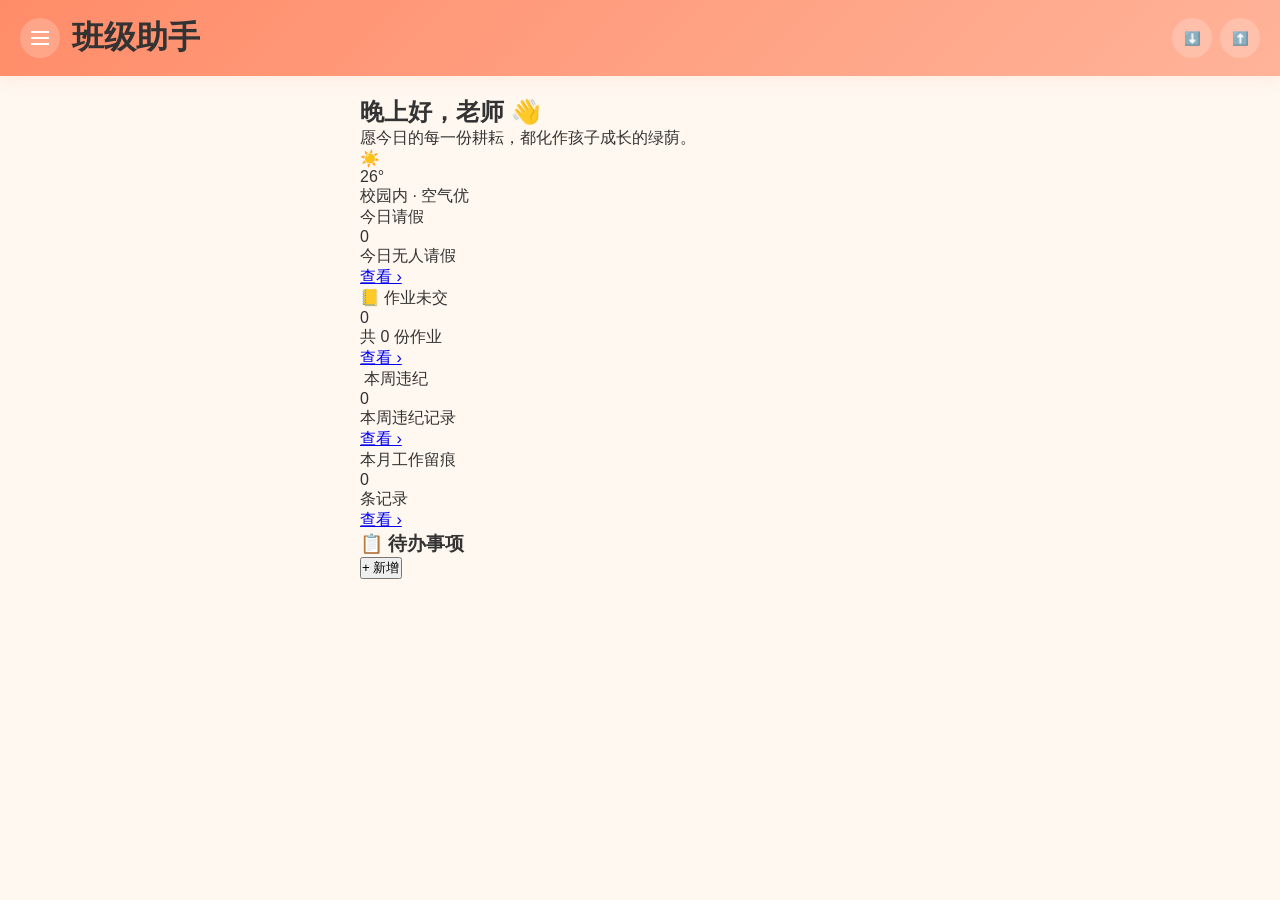
<file: index.html>
<!DOCTYPE html>
<html lang="zh-CN">
<head>
  <meta charset="UTF-8">
  <meta name="viewport" content="width=device-width, initial-scale=1.0, maximum-scale=1.0, user-scalable=no">
  <title>班级助手</title>
  <link rel="stylesheet" href="css/style.css">
</head>
<body>
  <div class="app">
    <!-- 顶部导航栏 -->
    <header class="app-header">
      <div class="header-content">
        <div class="header-left">
          <button class="menu-btn" onclick="toggleSidebar()">
            <svg width="24" height="24" viewBox="0 0 24 24" fill="none" stroke="currentColor" stroke-width="2">
              <line x1="3" y1="12" x2="21" y2="12"></line>
              <line x1="3" y1="6" x2="21" y2="6"></line>
              <line x1="3" y1="18" x2="21" y2="18"></line>
            </svg>
          </button>
          <h1 class="app-title">班级助手</h1>
        </div>
        <div class="header-right">
          <button class="header-btn" onclick="exportData()">⬇️</button>
          <button class="header-btn" onclick="importData()">⬆️</button>
        </div>
      </div>
    </header>

    <!-- 侧边栏 -->
    <aside class="sidebar" id="sidebar">
      <div class="sidebar-header">
        <h2>班级助手</h2>
        <p class="subtitle">绿茵校园·智慧班级</p>
      </div>
      
      <div class="class-selector">
        <div class="class-info">
          <span class="class-name" id="sidebarClassName">三年级 (2) 班</span>
          <span class="class-stats" id="sidebarClassStats">42 名学生 · 班主任</span>
        </div>
        <button class="edit-btn" onclick="goToSetup()">✏️ 点击编辑 / 切换</button>
      </div>

      <nav class="sidebar-nav">
        <div class="nav-section">
          <div class="nav-title">主功能</div>
          <a href="index.html" class="nav-item active">
            <span class="nav-icon">📊</span>
            <span>主页信息</span>
          </a>
          <a href="students.html" class="nav-item">
            <span class="nav-icon">👨‍🎓</span>
            <span>学生管理</span>
          </a>
          <a href="grades.html" class="nav-item">
            <span class="nav-icon">📈</span>
            <span>成绩分析</span>
          </a>
          <a href="discipline.html" class="nav-item">
            <span class="nav-icon">⚖️</span>
            <span>违纪统计</span>
          </a>
          <a href="homework.html" class="nav-item">
            <span class="nav-icon">📚</span>
            <span>作业管理</span>
          </a>
          <a href="leave.html" class="nav-item">
            <span class="nav-icon">🗓️</span>
            <span>请销假</span>
          </a>
        </div>

        <div class="nav-section">
          <div class="nav-title">教学记录</div>
          <a href="worklog.html" class="nav-item">
            <span class="nav-icon"></span>
            <span>工作留痕</span>
          </a>
          <a href="talks.html" class="nav-item">
            <span class="nav-icon">💬</span>
            <span>谈话记录</span>
          </a>
          <a href="seating.html" class="nav-item">
            <span class="nav-icon">🪑</span>
            <span>排座位</span>
          </a>
        </div>

        <div class="nav-section">
          <div class="nav-title">AI 助手</div>
          <a href="ai-prepare.html" class="nav-item">
            <span class="nav-icon">🤖</span>
            <span>智能备课</span>
          </a>
          <a href="ai-analysis.html" class="nav-item">
            <span class="nav-icon">📊</span>
            <span>学情分析</span>
          </a>
          <a href="ai-comment.html" class="nav-item">
            <span class="nav-icon">✍️</span>
            <span>评语生成</span>
          </a>
        </div>
      </nav>

      <div class="sidebar-footer">
        <div class="teacher-info">
          <div class="teacher-avatar" id="teacherAvatar">李</div>
          <div>
            <div class="teacher-name" id="teacherName">李老师</div>
            <div class="teacher-role" id="teacherRole">三年级 (2) 班 · 班主任</div>
          </div>
        </div>
        <div class="footer-actions">
          <button class="action-btn" onclick="exportData()">⬇️ 导出备份</button>
          <button class="action-btn" onclick="importData()">⬆️ 导入备份</button>
          <button class="action-btn" onclick="toggleTheme()">🌓 切换模式</button>
          <button class="action-btn logout-btn" onclick="resetApp()"> 返回登录</button>
        </div>
      </div>
    </aside>

    <div class="sidebar-overlay" id="sidebarOverlay" onclick="toggleSidebar()"></div>

    <!-- 主内容区 -->
    <main class="main-content">
      <!-- 问候卡片 -->
      <div class="greeting-card">
        <div class="greeting-text">
          <h2 id="greeting">晚上好，老师 👋</h2>
          <p>愿今日的每一份耕耘，都化作孩子成长的绿荫。</p>
        </div>
        <div class="weather-widget">
          <div class="weather-icon">☀️</div>
          <div>
            <div class="temperature">26°</div>
            <div class="weather-desc">校园内 · 空气优</div>
          </div>
        </div>
      </div>

      <!-- 统计卡片 -->
      <div class="stats-grid">
        <div class="stat-card">
          <div class="stat-header">
            <span class="stat-icon"></span>
            <span class="stat-title">今日请假</span>
          </div>
          <div class="stat-value" id="stat-leave">0</div>
          <div class="stat-desc" id="stat-leave-desc">今日无人请假</div>
          <a href="leave.html" class="stat-link">查看 ›</a>
        </div>

        <div class="stat-card">
          <div class="stat-header">
            <span class="stat-icon">📒</span>
            <span class="stat-title">作业未交</span>
          </div>
          <div class="stat-value" id="stat-homework">0</div>
          <div class="stat-desc" id="stat-homework-desc">共 0 份作业</div>
          <a href="homework.html" class="stat-link">查看 ›</a>
        </div>

        <div class="stat-card">
          <div class="stat-header">
            <span class="stat-icon">️</span>
            <span class="stat-title">本周违纪</span>
          </div>
          <div class="stat-value" id="stat-discipline">0</div>
          <div class="stat-desc" id="stat-discipline-desc">本周违纪记录</div>
          <a href="discipline.html" class="stat-link">查看 ›</a>
        </div>

        <div class="stat-card">
          <div class="stat-header">
            <span class="stat-icon"></span>
            <span class="stat-title">本月工作留痕</span>
          </div>
          <div class="stat-value" id="stat-worklog">0</div>
          <div class="stat-desc" id="stat-worklog-desc">条记录</div>
          <a href="worklog.html" class="stat-link">查看 ›</a>
        </div>
      </div>

      <!-- 待办事项 -->
      <div class="todo-section">
        <div class="section-header">
          <h3>📋 待办事项</h3>
          <button class="add-btn" onclick="addTodo()">+ 新增</button>
        </div>
        <div class="todo-list" id="todoList">
          <!-- 待办事项会动态加载 -->
        </div>
      </div>
    </main>
  </div>

  <script src="js/data.js"></script>
  <script>
    // 检查设置
    if (!classData.className || !classData.teacherName) {
      window.location.href = 'setup.html';
    }

    // 更新页面显示
    function updatePage() {
      // 更新问候语
      const hour = new Date().getHours();
      let greeting = '晚上好';
      if (hour >= 5 && hour < 12) greeting = '上午好';
      else if (hour >= 12 && hour < 14) greeting = '中午好';
      else if (hour >= 14 && hour < 18) greeting = '下午好';
      
      document.getElementById('greeting').textContent = `${greeting}，${classData.teacherName || '老师'} `;
      
      // 更新侧边栏信息
      document.getElementById('sidebarClassName').textContent = classData.className || '未设置班级';
      document.getElementById('sidebarClassStats').textContent = `${classData.students.length} 名学生 · 班主任`;
      document.getElementById('teacherName').textContent = (classData.teacherName || '老师') + '老师';
      document.getElementById('teacherRole').textContent = `${classData.className || '未设置班级'} · 班主任`;
      document.getElementById('teacherAvatar').textContent = (classData.teacherName || '老')[0];
      
      // 更新统计数据
      updateStats();
      
      // 加载待办事项
      loadTodos();
    }

    // 更新统计数据
    function updateStats() {
      const today = new Date().toISOString().split('T')[0];
      const weekStart = new Date();
      weekStart.setDate(weekStart.getDate() - weekStart.getDay());
      const weekStartStr = weekStart.toISOString().split('T')[0];
      const monthStart = new Date();
      monthStart.setDate(1);
      const monthStartStr = monthStart.toISOString().split('T')[0];
      
      // 今日请假
      const todayLeave = classData.leaves.filter(l => 
        l.startDate <= today && l.endDate >= today && l.status === 'approved'
      ).length;
      document.getElementById('stat-leave').textContent = todayLeave;
      document.getElementById('stat-leave-desc').textContent = todayLeave === 0 ? '今日无人请假' : `${todayLeave} 人请假`;
      
      // 作业未交
      let homeworkPending = 0;
      classData.homework.forEach(h => {
        if (h.deadline >= today) {
          classData.students.forEach(s => {
            const submitted = h.submissions.some(sub => sub.studentId === s.id);
            if (!submitted) homeworkPending++;
          });
        }
      });
      document.getElementById('stat-homework').textContent = homeworkPending;
      document.getElementById('stat-homework-desc').textContent = `共 ${classData.homework.length} 份作业`;
      
      // 本周违纪
      const weekDiscipline = classData.disciplines.filter(d => 
        d.date >= weekStartStr && !d.handled
      ).length;
      document.getElementById('stat-discipline').textContent = weekDiscipline;
      document.getElementById('stat-discipline-desc').textContent = '本周违纪记录';
      
      // 本月工作留痕
      const monthWorklog = classData.worklogs.filter(w => 
        w.date >= monthStartStr
      ).length;
      document.getElementById('stat-worklog').textContent = monthWorklog;
      document.getElementById('stat-worklog-desc').textContent = '条记录';
    }

    // 加载待办事项
    function loadTodos() {
      const todoList = document.getElementById('todoList');
      todoList.innerHTML = '';
      
      if (classData.todos.length === 0) {
        todoList.innerHTML = '<div class="empty-state">暂无待办事项</div>';
        return;
      }
      
      classData.todos.forEach((todo, index) => {
        const item = document.createElement('div');
        item.className = 'todo-item';
        item.innerHTML = `
          <div class="todo-content">
            <span class="todo-tag ${todo.type}">${todo.typeName}</span>
            <div class="todo-text">
              <div class="todo-title ${todo.completed ? 'completed' : ''}">${todo.text}</div>
              <div class="todo-time">${todo.time}</div>
            </div>
          </div>
          <div class="todo-actions">
            <button class="complete-btn" onclick="toggleTodo(${index})">${todo.completed ? '撤销' : '完成'}</button>
            <button class="delete-btn" onclick="deleteTodo(${index})">删除</button>
          </div>
        `;
        todoList.appendChild(item);
      });
    }

    // 添加待办
    function addTodo() {
      const text = prompt('请输入待办事项：');
      if (!text) return;
      
      const type = prompt('类型（reminder/regular/communication）：', 'reminder');
      const typeName = type === 'reminder' ? '提醒' : type === 'regular' ? '常规' : '沟通';
      const time = prompt('时间：', '明天');
      
      classData.todos.push({
        text,
        type,
        typeName,
        time,
        completed: false
      });
      
      saveData();
      loadTodos();
    }

    // 切换完成状态
    function toggleTodo(index) {
      classData.todos[index].completed = !classData.todos[index].completed;
      saveData();
      loadTodos();
    }

    // 删除待办
    function deleteTodo(index) {
      if (confirm('确定删除这个待办事项吗？')) {
        classData.todos.splice(index, 1);
        saveData();
        loadTodos();
      }
    }

    // 切换侧边栏
    function toggleSidebar() {
      document.getElementById('sidebar').classList.toggle('active');
      document.getElementById('sidebarOverlay').classList.toggle('active');
    }

    // 导出数据
    function exportData() {
      const dataStr = JSON.stringify(classData, null, 2);
      const dataBlob = new Blob([dataStr], { type: 'application/json' });
      const url = URL.createObjectURL(dataBlob);
      const link = document.createElement('a');
      link.href = url;
      link.download = `class-assistant-backup-${new Date().toISOString().split('T')[0]}.json`;
      link.click();
    }

    // 导入数据
    function importData() {
      const input = document.createElement('input');
      input.type = 'file';
      input.accept = '.json';
      input.onchange = (e) => {
        const file = e.target.files[0];
        if (!file) return;
        
        const reader = new FileReader();
        reader.onload = (e) => {
          try {
            const data = JSON.parse(e.target.result);
            classData = data;
            saveData();
            updatePage();
            alert('数据导入成功！');
          } catch (err) {
            alert('导入失败：文件格式错误');
          }
        };
        reader.readAsText(file);
      };
      input.click();
    }

    // 切换主题
    function toggleTheme() {
      document.body.classList.toggle('dark-theme');
      alert('主题切换功能开发中...');
    }

    // 重置应用
    function resetApp() {
      if (confirm('确定要返回登录页面吗？')) {
        window.location.href = 'setup.html';
      }
    }

    // 跳转到设置
    function goToSetup() {
      window.location.href = 'setup.html';
    }

    // 初始化
    updatePage();
  </script>
</body>
</html>
</file>
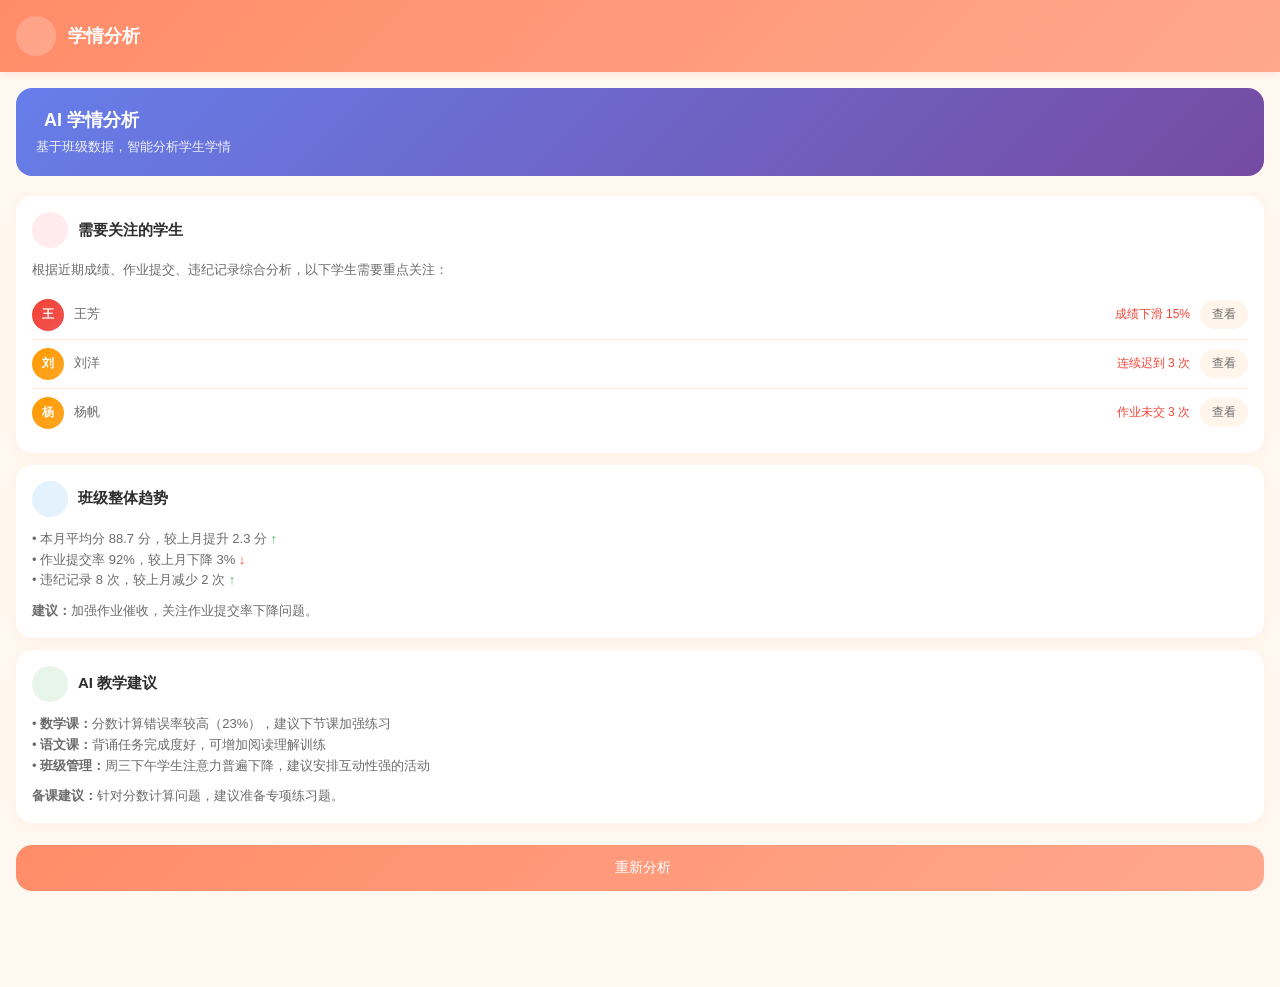
<file: ai-analysis.html>
<!DOCTYPE html>
<html lang="zh-CN">
<head>
  <meta charset="UTF-8">
  <meta name="viewport" content="width=device-width, initial-scale=1.0, maximum-scale=1.0, user-scalable=no">
  <title>班级助手 - 学情分析</title>
  <script src="https://lf-code-agent.coze.cn/obj/x-ai-cn/cdn/lucide/lucide-1.11.0.min.js"></script>
  <style>
    * { margin: 0; padding: 0; box-sizing: border-box; }
    :root {
      --primary: #FF8C69; --primary-light: #FFA88C;
      --bg: #FFF8F0; --bg-card: #FFFFFF; --bg-cream: #FFF5EB;
      --text-primary: #2D2D2D; --text-secondary: #6B6B6B; --text-muted: #999999;
      --border: #FFE8D6; --success: #4CAF50; --warning: #FF9800; --error: #F44336;
      --info: #2196F3; --purple: #9C27B0;
      --shadow: 0 2px 12px rgba(255, 140, 105, 0.08);
      --radius: 16px; --radius-sm: 12px;
    }
    body {
      font-family: -apple-system, BlinkMacSystemFont, "Segoe UI", Roboto, sans-serif;
      background: var(--bg); color: var(--text-primary); min-height: 100vh; padding-bottom: 80px;
    }
    .header {
      position: sticky; top: 0; z-index: 100;
      background: linear-gradient(135deg, var(--primary) 0%, var(--primary-light) 100%);
      padding: 16px; display: flex; align-items: center; justify-content: space-between;
      box-shadow: 0 2px 8px rgba(255, 140, 105, 0.2);
    }
    .header-left { display: flex; align-items: center; gap: 12px; }
    .back-btn {
      width: 40px; height: 40px; border-radius: 50%;
      background: rgba(255, 255, 255, 0.2); border: none;
      color: white; display: flex; align-items: center; justify-content: center; cursor: pointer;
    }
    .header-title { color: white; font-size: 18px; font-weight: 600; }
    .content { padding: 16px; }
    .ai-banner {
      background: linear-gradient(135deg, #667eea 0%, #764ba2 100%);
      border-radius: var(--radius); padding: 20px; margin-bottom: 20px; color: white;
    }
    .ai-banner-title { font-size: 18px; font-weight: 700; margin-bottom: 6px; display: flex; align-items: center; gap: 8px; }
    .ai-banner-desc { font-size: 13px; opacity: 0.9; }
    .analysis-card {
      background: var(--bg-card); border-radius: var(--radius);
      padding: 16px; margin-bottom: 12px; box-shadow: var(--shadow);
    }
    .card-header { display: flex; align-items: center; gap: 10px; margin-bottom: 12px; }
    .card-icon {
      width: 36px; height: 36px; border-radius: 50%;
      display: flex; align-items: center; justify-content: center;
    }
    .card-icon.alert { background: #FFEBEE; color: var(--error); }
    .card-icon.trend { background: #E3F2FD; color: var(--info); }
    .card-icon.suggest { background: #E8F5E9; color: var(--success); }
    .card-title { font-size: 15px; font-weight: 600; flex: 1; }
    .card-content { font-size: 13px; color: var(--text-secondary); line-height: 1.6; }
    .student-list { margin-top: 10px; }
    .student-item {
      display: flex; align-items: center; gap: 10px; padding: 8px 0;
      border-bottom: 1px solid var(--border);
    }
    .student-item:last-child { border-bottom: none; }
    .student-avatar-sm {
      width: 32px; height: 32px; border-radius: 50%;
      background: linear-gradient(135deg, var(--primary) 0%, var(--primary-light) 100%);
      display: flex; align-items: center; justify-content: center;
      color: white; font-size: 12px; font-weight: 600;
    }
    .student-name-sm { flex: 1; font-size: 13px; font-weight: 500; }
    .student-issue { font-size: 12px; color: var(--error); }
    .action-btn {
      padding: 6px 12px; border: none; background: var(--bg-cream);
      border-radius: 16px; font-size: 12px; color: var(--text-secondary); cursor: pointer;
    }
    .action-btn.primary {
      background: linear-gradient(135deg, var(--primary) 0%, var(--primary-light) 100%);
      color: white;
    }
  </style>
</head>
<body>
  <header class="header">
    <div class="header-left">
      <button class="back-btn" onclick="history.back()">
        <i data-lucide="arrow-left" class="w-5 h-5"></i>
      </button>
      <div class="header-title">学情分析</div>
    </div>
  </header>

  <div class="content">
    <div class="ai-banner">
      <div class="ai-banner-title">
        <i data-lucide="brain" class="w-5 h-5"></i>
        AI 学情分析
      </div>
      <div class="ai-banner-desc">基于班级数据，智能分析学生学情</div>
    </div>

    <div class="analysis-card">
      <div class="card-header">
        <div class="card-icon alert">
          <i data-lucide="alert-triangle" class="w-5 h-5"></i>
        </div>
        <div class="card-title">需要关注的学生</div>
      </div>
      <div class="card-content">
        <p style="margin-bottom: 10px;">根据近期成绩、作业提交、违纪记录综合分析，以下学生需要重点关注：</p>
        <div class="student-list">
          <div class="student-item">
            <div class="student-avatar-sm" style="background: linear-gradient(135deg, var(--error) 0%, #EF5350 100%);">王</div>
            <div class="student-name-sm">王芳</div>
            <div class="student-issue">成绩下滑 15%</div>
            <button class="action-btn">查看</button>
          </div>
          <div class="student-item">
            <div class="student-avatar-sm" style="background: linear-gradient(135deg, var(--warning) 0%, #FFA726 100%);">刘</div>
            <div class="student-name-sm">刘洋</div>
            <div class="student-issue">连续迟到 3 次</div>
            <button class="action-btn">查看</button>
          </div>
          <div class="student-item">
            <div class="student-avatar-sm" style="background: linear-gradient(135deg, var(--warning) 0%, #FFA726 100%);">杨</div>
            <div class="student-name-sm">杨帆</div>
            <div class="student-issue">作业未交 3 次</div>
            <button class="action-btn">查看</button>
          </div>
        </div>
      </div>
    </div>

    <div class="analysis-card">
      <div class="card-header">
        <div class="card-icon trend">
          <i data-lucide="trending-down" class="w-5 h-5"></i>
        </div>
        <div class="card-title">班级整体趋势</div>
      </div>
      <div class="card-content">
        <p>• 本月平均分 88.7 分，较上月提升 2.3 分 <span style="color: var(--success);">↑</span></p>
        <p>• 作业提交率 92%，较上月下降 3% <span style="color: var(--error);">↓</span></p>
        <p>• 违纪记录 8 次，较上月减少 2 次 <span style="color: var(--success);">↑</span></p>
        <p style="margin-top: 10px;"><strong>建议：</strong>加强作业催收，关注作业提交率下降问题。</p>
      </div>
    </div>

    <div class="analysis-card">
      <div class="card-header">
        <div class="card-icon suggest">
          <i data-lucide="lightbulb" class="w-5 h-5"></i>
        </div>
        <div class="card-title">AI 教学建议</div>
      </div>
      <div class="card-content">
        <p>• <strong>数学课：</strong>分数计算错误率较高（23%），建议下节课加强练习</p>
        <p>• <strong>语文课：</strong>背诵任务完成度好，可增加阅读理解训练</p>
        <p>• <strong>班级管理：</strong>周三下午学生注意力普遍下降，建议安排互动性强的活动</p>
        <p style="margin-top: 10px;"><strong>备课建议：</strong>针对分数计算问题，建议准备专项练习题。</p>
      </div>
    </div>

    <button class="action-btn primary" style="width: 100%; padding: 14px; font-size: 14px; margin-top: 10px;" onclick="refreshAnalysis()">
      <i data-lucide="refresh-cw" class="w-4 h-4" style="display: inline; vertical-align: middle; margin-right: 6px;"></i>
      重新分析
    </button>
  </div>

  <script>
    lucide.createIcons();
    function refreshAnalysis() { alert('AI 学情分析功能：需要接入大模型 API'); }
  </script>
</body>
</html>
</file>
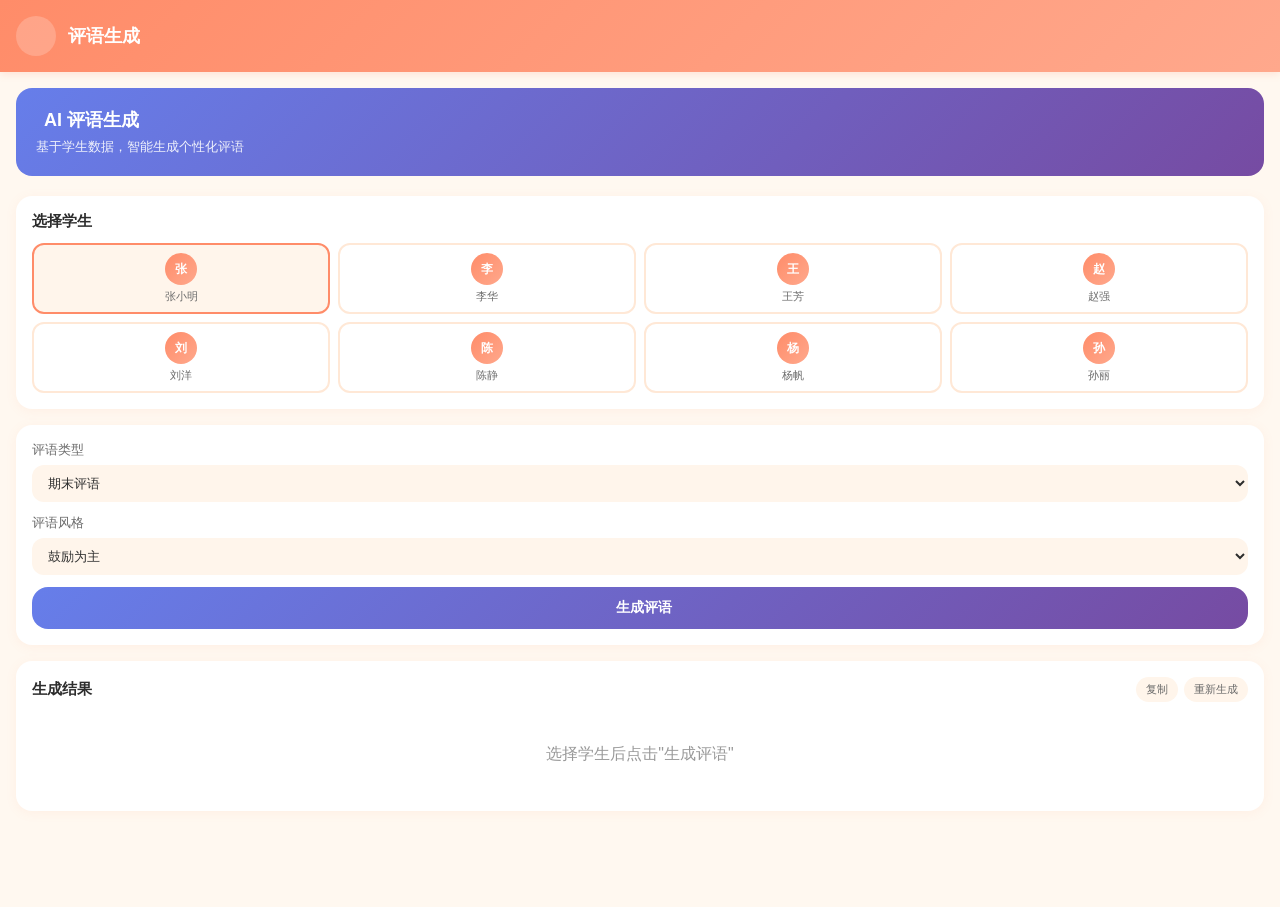
<file: ai-comment.html>
<!DOCTYPE html>
<html lang="zh-CN">
<head>
  <meta charset="UTF-8">
  <meta name="viewport" content="width=device-width, initial-scale=1.0, maximum-scale=1.0, user-scalable=no">
  <title>班级助手 - 评语生成</title>
  <script src="https://lf-code-agent.coze.cn/obj/x-ai-cn/cdn/lucide/lucide-1.11.0.min.js"></script>
  <style>
    * { margin: 0; padding: 0; box-sizing: border-box; }
    :root {
      --primary: #FF8C69; --primary-light: #FFA88C;
      --bg: #FFF8F0; --bg-card: #FFFFFF; --bg-cream: #FFF5EB;
      --text-primary: #2D2D2D; --text-secondary: #6B6B6B; --text-muted: #999999;
      --border: #FFE8D6; --success: #4CAF50; --warning: #FF9800; --error: #F44336;
      --info: #2196F3; --purple: #9C27B0;
      --shadow: 0 2px 12px rgba(255, 140, 105, 0.08);
      --radius: 16px; --radius-sm: 12px;
    }
    body {
      font-family: -apple-system, BlinkMacSystemFont, "Segoe UI", Roboto, sans-serif;
      background: var(--bg); color: var(--text-primary); min-height: 100vh; padding-bottom: 80px;
    }
    .header {
      position: sticky; top: 0; z-index: 100;
      background: linear-gradient(135deg, var(--primary) 0%, var(--primary-light) 100%);
      padding: 16px; display: flex; align-items: center; justify-content: space-between;
      box-shadow: 0 2px 8px rgba(255, 140, 105, 0.2);
    }
    .header-left { display: flex; align-items: center; gap: 12px; }
    .back-btn {
      width: 40px; height: 40px; border-radius: 50%;
      background: rgba(255, 255, 255, 0.2); border: none;
      color: white; display: flex; align-items: center; justify-content: center; cursor: pointer;
    }
    .header-title { color: white; font-size: 18px; font-weight: 600; }
    .content { padding: 16px; }
    .ai-banner {
      background: linear-gradient(135deg, #667eea 0%, #764ba2 100%);
      border-radius: var(--radius); padding: 20px; margin-bottom: 20px; color: white;
    }
    .ai-banner-title { font-size: 18px; font-weight: 700; margin-bottom: 6px; display: flex; align-items: center; gap: 8px; }
    .ai-banner-desc { font-size: 13px; opacity: 0.9; }
    .student-selector {
      background: var(--bg-card); border-radius: var(--radius);
      padding: 16px; margin-bottom: 16px; box-shadow: var(--shadow);
    }
    .selector-title { font-size: 15px; font-weight: 600; margin-bottom: 12px; }
    .student-grid { display: grid; grid-template-columns: repeat(4, 1fr); gap: 8px; }
    .student-chip {
      padding: 8px; border: 2px solid var(--border); border-radius: var(--radius-sm);
      text-align: center; cursor: pointer; transition: all 0.2s;
    }
    .student-chip:hover { border-color: var(--primary); }
    .student-chip.selected { border-color: var(--primary); background: var(--bg-cream); }
    .student-chip-avatar {
      width: 32px; height: 32px; border-radius: 50%; margin: 0 auto 4px;
      background: linear-gradient(135deg, var(--primary) 0%, var(--primary-light) 100%);
      display: flex; align-items: center; justify-content: center;
      color: white; font-size: 12px; font-weight: 600;
    }
    .student-chip-name { font-size: 11px; color: var(--text-secondary); }
    .generate-section {
      background: var(--bg-card); border-radius: var(--radius);
      padding: 16px; margin-bottom: 16px; box-shadow: var(--shadow);
    }
    .form-group { margin-bottom: 12px; }
    .form-label { display: block; font-size: 13px; font-weight: 500; margin-bottom: 6px; color: var(--text-secondary); }
    .form-select {
      width: 100%; padding: 10px 12px; border: none;
      background: var(--bg-cream); border-radius: var(--radius-sm);
      font-size: 13px; color: var(--text-primary);
    }
    .btn-generate {
      width: 100%; padding: 12px; border: none;
      background: linear-gradient(135deg, #667eea 0%, #764ba2 100%);
      color: white; border-radius: var(--radius); font-size: 14px; font-weight: 600;
      cursor: pointer; display: flex; align-items: center; justify-content: center; gap: 8px;
    }
    .result-section {
      background: var(--bg-card); border-radius: var(--radius);
      padding: 16px; box-shadow: var(--shadow);
    }
    .result-header { display: flex; align-items: center; justify-content: space-between; margin-bottom: 12px; }
    .result-title { font-size: 15px; font-weight: 600; }
    .result-actions { display: flex; gap: 6px; }
    .result-btn {
      padding: 5px 10px; border: none; background: var(--bg-cream);
      border-radius: 14px; font-size: 11px; color: var(--text-secondary); cursor: pointer;
    }
    .result-content {
      font-size: 13px; line-height: 1.8; color: var(--text-secondary);
      padding: 12px; background: var(--bg-cream); border-radius: var(--radius-sm);
    }
    .placeholder { text-align: center; padding: 30px 20px; color: var(--text-muted); }
    .placeholder i { width: 40px; height: 40px; margin-bottom: 10px; opacity: 0.3; }
  </style>
</head>
<body>
  <header class="header">
    <div class="header-left">
      <button class="back-btn" onclick="history.back()">
        <i data-lucide="arrow-left" class="w-5 h-5"></i>
      </button>
      <div class="header-title">评语生成</div>
    </div>
  </header>

  <div class="content">
    <div class="ai-banner">
      <div class="ai-banner-title">
        <i data-lucide="message-square" class="w-5 h-5"></i>
        AI 评语生成
      </div>
      <div class="ai-banner-desc">基于学生数据，智能生成个性化评语</div>
    </div>

    <div class="student-selector">
      <div class="selector-title">选择学生</div>
      <div class="student-grid">
        <div class="student-chip selected">
          <div class="student-chip-avatar">张</div>
          <div class="student-chip-name">张小明</div>
        </div>
        <div class="student-chip">
          <div class="student-chip-avatar">李</div>
          <div class="student-chip-name">李华</div>
        </div>
        <div class="student-chip">
          <div class="student-chip-avatar">王</div>
          <div class="student-chip-name">王芳</div>
        </div>
        <div class="student-chip">
          <div class="student-chip-avatar">赵</div>
          <div class="student-chip-name">赵强</div>
        </div>
        <div class="student-chip">
          <div class="student-chip-avatar">刘</div>
          <div class="student-chip-name">刘洋</div>
        </div>
        <div class="student-chip">
          <div class="student-chip-avatar">陈</div>
          <div class="student-chip-name">陈静</div>
        </div>
        <div class="student-chip">
          <div class="student-chip-avatar">杨</div>
          <div class="student-chip-name">杨帆</div>
        </div>
        <div class="student-chip">
          <div class="student-chip-avatar">孙</div>
          <div class="student-chip-name">孙丽</div>
        </div>
      </div>
    </div>

    <div class="generate-section">
      <div class="form-group">
        <label class="form-label">评语类型</label>
        <select class="form-select">
          <option>期末评语</option>
          <option>月度评语</option>
          <option>专项评语（学习/纪律/品德）</option>
        </select>
      </div>
      <div class="form-group">
        <label class="form-label">评语风格</label>
        <select class="form-select">
          <option>鼓励为主</option>
          <option>客观中肯</option>
          <option>严格要求</option>
        </select>
      </div>
      <button class="btn-generate" onclick="generateComment()">
        <i data-lucide="sparkles" class="w-4 h-4"></i>
        生成评语
      </button>
    </div>

    <div class="result-section">
      <div class="result-header">
        <div class="result-title">生成结果</div>
        <div class="result-actions">
          <button class="result-btn">复制</button>
          <button class="result-btn">重新生成</button>
        </div>
      </div>
      <div class="placeholder">
        <i data-lucide="message-circle" class="w-10 h-10"></i>
        <p>选择学生后点击"生成评语"</p>
      </div>
    </div>
  </div>

  <script>
    lucide.createIcons();
    document.querySelectorAll('.student-chip').forEach(chip => {
      chip.addEventListener('click', function() {
        document.querySelectorAll('.student-chip').forEach(c => c.classList.remove('selected'));
        this.classList.add('selected');
      });
    });
    function generateComment() { alert('AI 评语生成功能：需要接入大模型 API'); }
  </script>
</body>
</html>
</file>
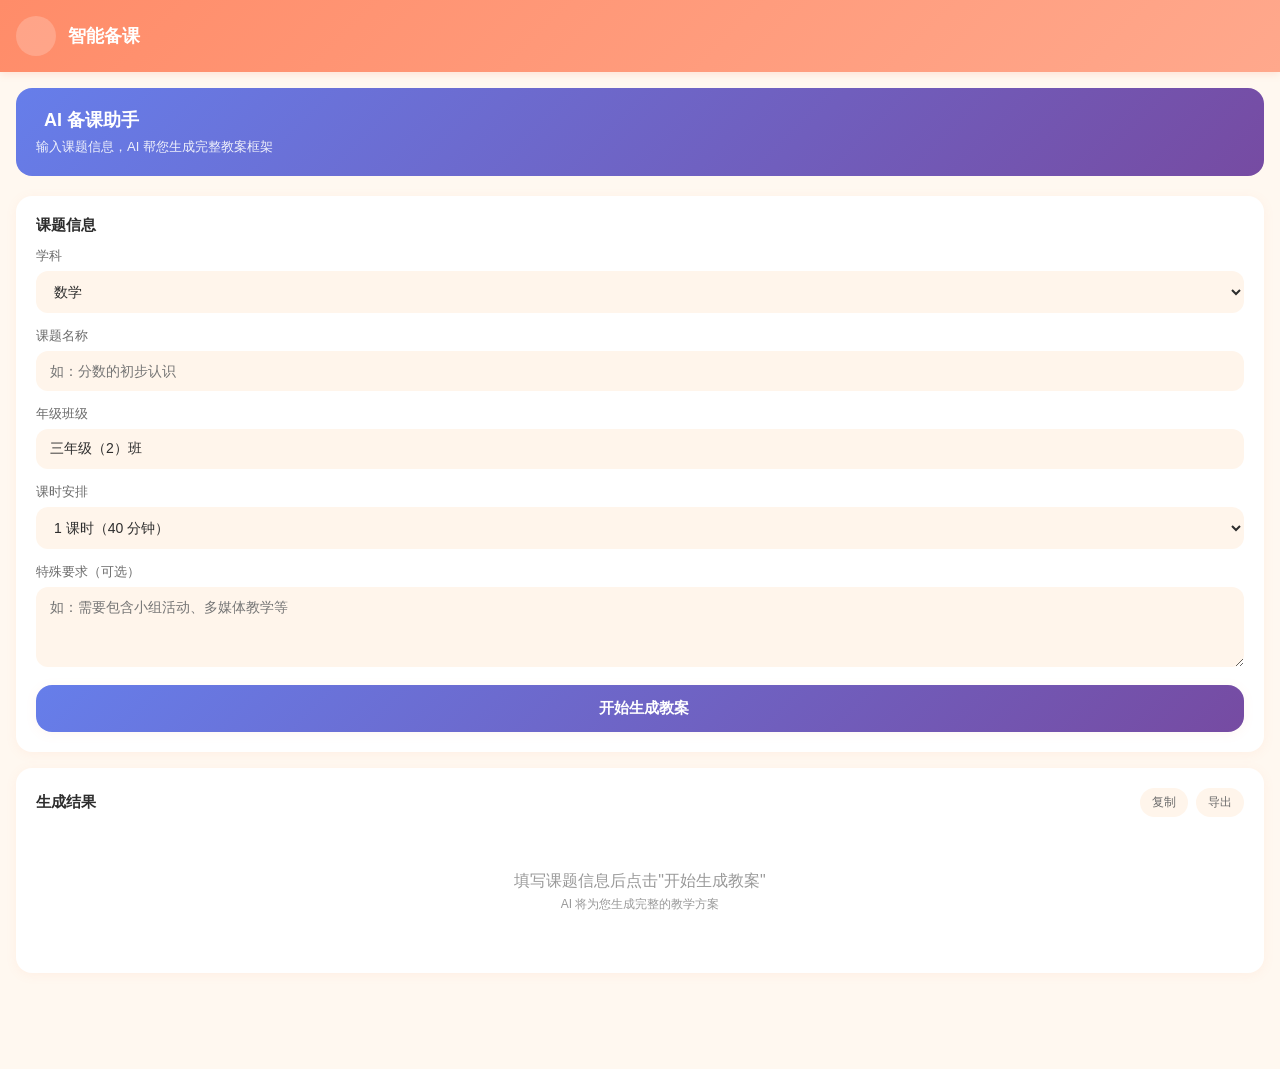
<file: ai-prepare.html>
<!DOCTYPE html>
<html lang="zh-CN">
<head>
  <meta charset="UTF-8">
  <meta name="viewport" content="width=device-width, initial-scale=1.0, maximum-scale=1.0, user-scalable=no">
  <title>班级助手 - 智能备课</title>
  <script src="https://lf-code-agent.coze.cn/obj/x-ai-cn/cdn/lucide/lucide-1.11.0.min.js"></script>
  <style>
    * { margin: 0; padding: 0; box-sizing: border-box; }
    :root {
      --primary: #FF8C69; --primary-light: #FFA88C;
      --bg: #FFF8F0; --bg-card: #FFFFFF; --bg-cream: #FFF5EB;
      --text-primary: #2D2D2D; --text-secondary: #6B6B6B; --text-muted: #999999;
      --border: #FFE8D6; --success: #4CAF50; --warning: #FF9800; --error: #F44336;
      --info: #2196F3; --purple: #9C27B0;
      --shadow: 0 2px 12px rgba(255, 140, 105, 0.08);
      --radius: 16px; --radius-sm: 12px;
    }
    body {
      font-family: -apple-system, BlinkMacSystemFont, "Segoe UI", Roboto, sans-serif;
      background: var(--bg); color: var(--text-primary); min-height: 100vh; padding-bottom: 80px;
    }
    .header {
      position: sticky; top: 0; z-index: 100;
      background: linear-gradient(135deg, var(--primary) 0%, var(--primary-light) 100%);
      padding: 16px; display: flex; align-items: center; justify-content: space-between;
      box-shadow: 0 2px 8px rgba(255, 140, 105, 0.2);
    }
    .header-left { display: flex; align-items: center; gap: 12px; }
    .back-btn {
      width: 40px; height: 40px; border-radius: 50%;
      background: rgba(255, 255, 255, 0.2); border: none;
      color: white; display: flex; align-items: center; justify-content: center; cursor: pointer;
    }
    .header-title { color: white; font-size: 18px; font-weight: 600; }
    .content { padding: 16px; }
    .ai-banner {
      background: linear-gradient(135deg, #667eea 0%, #764ba2 100%);
      border-radius: var(--radius); padding: 20px; margin-bottom: 20px;
      color: white;
    }
    .ai-banner-title { font-size: 18px; font-weight: 700; margin-bottom: 6px; display: flex; align-items: center; gap: 8px; }
    .ai-banner-desc { font-size: 13px; opacity: 0.9; }
    .input-section {
      background: var(--bg-card); border-radius: var(--radius);
      padding: 20px; margin-bottom: 16px; box-shadow: var(--shadow);
    }
    .section-title { font-size: 15px; font-weight: 600; margin-bottom: 12px; }
    .form-group { margin-bottom: 14px; }
    .form-label { display: block; font-size: 13px; font-weight: 500; margin-bottom: 6px; color: var(--text-secondary); }
    .form-input {
      width: 100%; padding: 12px 14px; border: none;
      background: var(--bg-cream); border-radius: var(--radius-sm);
      font-size: 14px; color: var(--text-primary);
    }
    .form-input:focus { outline: none; box-shadow: 0 0 0 2px var(--primary); }
    .form-textarea { min-height: 80px; resize: vertical; }
    .btn-generate {
      width: 100%; padding: 14px; border: none;
      background: linear-gradient(135deg, #667eea 0%, #764ba2 100%);
      color: white; border-radius: var(--radius); font-size: 15px; font-weight: 600;
      cursor: pointer; box-shadow: var(--shadow); display: flex; align-items: center; justify-content: center; gap: 8px;
    }
    .btn-generate:hover { transform: translateY(-1px); }
    .result-section {
      background: var(--bg-card); border-radius: var(--radius);
      padding: 20px; box-shadow: var(--shadow);
    }
    .result-header { display: flex; align-items: center; justify-content: space-between; margin-bottom: 14px; }
    .result-title { font-size: 15px; font-weight: 600; }
    .result-actions { display: flex; gap: 8px; }
    .result-btn {
      padding: 6px 12px; border: none; background: var(--bg-cream);
      border-radius: 16px; font-size: 12px; color: var(--text-secondary); cursor: pointer;
    }
    .result-content { font-size: 14px; line-height: 1.8; color: var(--text-secondary); }
    .result-content h4 { color: var(--text-primary); margin: 12px 0 6px; font-size: 14px; }
    .result-content ul { padding-left: 20px; margin: 6px 0; }
    .result-content li { margin: 4px 0; }
    .placeholder {
      text-align: center; padding: 40px 20px; color: var(--text-muted);
    }
    .placeholder i { width: 48px; height: 48px; margin-bottom: 12px; opacity: 0.3; }
  </style>
</head>
<body>
  <header class="header">
    <div class="header-left">
      <button class="back-btn" onclick="history.back()">
        <i data-lucide="arrow-left" class="w-5 h-5"></i>
      </button>
      <div class="header-title">智能备课</div>
    </div>
  </header>

  <div class="content">
    <div class="ai-banner">
      <div class="ai-banner-title">
        <i data-lucide="sparkles" class="w-5 h-5"></i>
        AI 备课助手
      </div>
      <div class="ai-banner-desc">输入课题信息，AI 帮您生成完整教案框架</div>
    </div>

    <div class="input-section">
      <div class="section-title">课题信息</div>
      <div class="form-group">
        <label class="form-label">学科</label>
        <select class="form-input">
          <option>数学</option>
          <option>语文</option>
          <option>英语</option>
          <option>科学</option>
        </select>
      </div>
      <div class="form-group">
        <label class="form-label">课题名称</label>
        <input type="text" class="form-input" placeholder="如：分数的初步认识">
      </div>
      <div class="form-group">
        <label class="form-label">年级班级</label>
        <input type="text" class="form-input" value="三年级（2）班" readonly>
      </div>
      <div class="form-group">
        <label class="form-label">课时安排</label>
        <select class="form-input">
          <option>1 课时（40 分钟）</option>
          <option>2 课时（80 分钟）</option>
        </select>
      </div>
      <div class="form-group">
        <label class="form-label">特殊要求（可选）</label>
        <textarea class="form-input form-textarea" placeholder="如：需要包含小组活动、多媒体教学等"></textarea>
      </div>
      <button class="btn-generate" onclick="generateLesson()">
        <i data-lucide="sparkles" class="w-5 h-5"></i>
        开始生成教案
      </button>
    </div>

    <div class="result-section">
      <div class="result-header">
        <div class="result-title">生成结果</div>
        <div class="result-actions">
          <button class="result-btn">复制</button>
          <button class="result-btn">导出</button>
        </div>
      </div>
      <div class="placeholder">
        <i data-lucide="file-text" class="w-12 h-12"></i>
        <p>填写课题信息后点击"开始生成教案"</p>
        <p style="font-size: 12px; margin-top: 4px;">AI 将为您生成完整的教学方案</p>
      </div>
    </div>
  </div>

  <script>
    lucide.createIcons();
    function generateLesson() {
      alert('AI 教案生成功能：需要接入大模型 API');
    }
  </script>
</body>
</html>
</file>
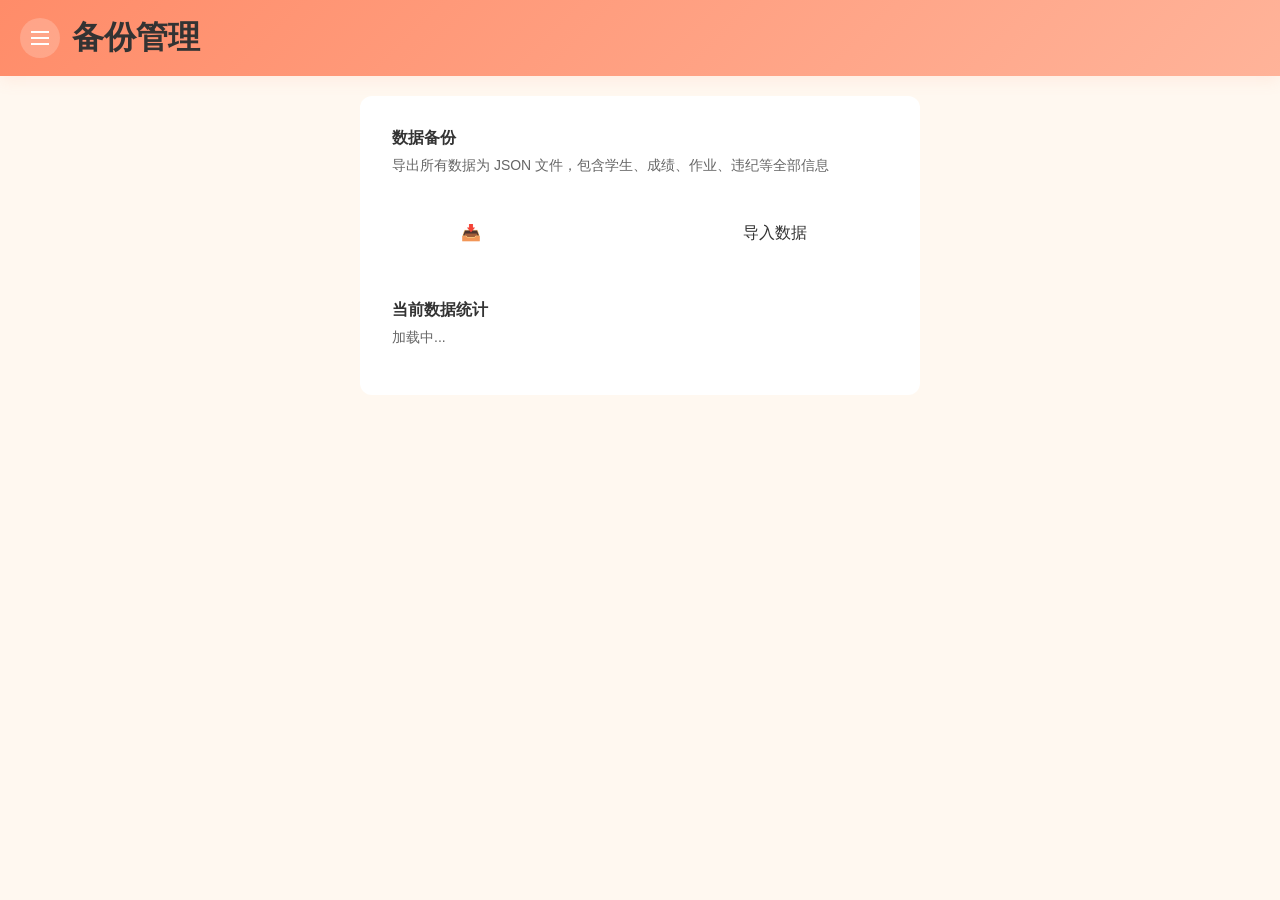
<file: backup.html>
<!DOCTYPE html>
<html lang="zh-CN">
<head>
  <meta charset="UTF-8">
  <meta name="viewport" content="width=device-width, initial-scale=1.0">
  <title>备份管理 - 班级助手</title>
  <link rel="stylesheet" href="css/style.css">
  <style>
    .backup-container { background: white; border-radius: 12px; padding: 16px; }
    .backup-actions { display: flex; gap: 12px; margin-bottom: 24px; }
    .backup-btn { flex: 1; padding: 16px; border: none; border-radius: 8px; font-size: 16px; cursor: pointer; transition: all 0.2s; }
    .export-btn { background: var(--primary-color); color: white; }
    .import-btn { background: var(--bg-color); color: var(--text-primary); }
    .backup-btn:hover { transform: translateY(-2px); }
    .backup-info { padding: 16px; background: var(--bg-color); border-radius: 8px; margin-bottom: 16px; }
    .backup-info h4 { margin: 0 0 8px 0; color: var(--text-primary); }
    .backup-info p { margin: 0; color: var(--text-secondary); font-size: 14px; }
  </style>
</head>
<body>
  <div class="app">
    <header class="app-header">
      <div class="header-content">
        <div class="header-left">
          <button class="menu-btn" onclick="toggleSidebar()">
            <svg width="24" height="24" viewBox="0 0 24 24" fill="none" stroke="currentColor" stroke-width="2">
              <line x1="3" y1="12" x2="21" y2="12"></line>
              <line x1="3" y1="6" x2="21" y2="6"></line>
              <line x1="3" y1="18" x2="21" y2="18"></line>
            </svg>
          </button>
          <h1 class="app-title">备份管理</h1>
        </div>
      </div>
    </header>

    <aside class="sidebar" id="sidebar">
      <div class="sidebar-header">
        <h2>班级助手</h2>
        <p class="subtitle">绿茵校园·智慧班级</p>
      </div>
      <nav class="sidebar-nav">
        <div class="nav-section">
          <div class="nav-title">主功能</div>
          <a href="index.html" class="nav-item"><span class="nav-icon"></span><span>主页信息</span></a>
          <a href="students.html" class="nav-item"><span class="nav-icon">👨‍🎓</span><span>学生管理</span></a>
          <a href="grades.html" class="nav-item"><span class="nav-icon">📈</span><span>成绩分析</span></a>
          <a href="discipline.html" class="nav-item"><span class="nav-icon">⚖️</span><span>违纪统计</span></a>
          <a href="homework.html" class="nav-item"><span class="nav-icon">📚</span><span>作业管理</span></a>
          <a href="leave.html" class="nav-item"><span class="nav-icon">🗓️</span><span>请销假</span></a>
        </div>
        <div class="nav-section">
          <div class="nav-title">教学记录</div>
          <a href="worklog.html" class="nav-item"><span class="nav-icon">📝</span><span>工作留痕</span></a>
          <a href="talks.html" class="nav-item"><span class="nav-icon">💬</span><span>谈话记录</span></a>
          <a href="seating.html" class="nav-item"><span class="nav-icon">🪑</span><span>排座位</span></a>
        </div>
        <div class="nav-section">
          <div class="nav-title">AI 助手</div>
          <a href="ai-prepare.html" class="nav-item"><span class="nav-icon"></span><span>智能备课</span></a>
          <a href="ai-analysis.html" class="nav-item"><span class="nav-icon"></span><span>学情分析</span></a>
          <a href="ai-comment.html" class="nav-item"><span class="nav-icon">✍️</span><span>评语生成</span></a>
        </div>
      </nav>
      <div class="sidebar-footer">
        <div class="teacher-info">
          <div class="teacher-avatar" id="teacherAvatar">李</div>
          <div>
            <div class="teacher-name" id="teacherName">李老师</div>
            <div class="teacher-role" id="teacherRole">班主任</div>
          </div>
        </div>
      </div>
    </aside>

    <div class="sidebar-overlay" id="sidebarOverlay" onclick="toggleSidebar()"></div>

    <main class="main-content">
      <div class="backup-container">
        <div class="backup-info">
          <h4>数据备份</h4>
          <p>导出所有数据为 JSON 文件，包含学生、成绩、作业、违纪等全部信息</p>
        </div>
        
        <div class="backup-actions">
          <button class="backup-btn export-btn" onclick="exportData()">📥 导出数据</button>
          <button class="backup-btn import-btn" onclick="importData()"> 导入数据</button>
        </div>

        <div class="backup-info">
          <h4>当前数据统计</h4>
          <p id="statsInfo">加载中...</p>
        </div>
      </div>
    </main>
  </div>

  <script src="js/data.js"></script>
  <script>
    if (!classData.className || !classData.teacherName) {
      window.location.href = 'setup.html';
    }

    function updatePage() {
      document.getElementById('teacherName').textContent = (classData.teacherName || '老师') + '老师';
      document.getElementById('teacherRole').textContent = classData.className || '班主任';
      document.getElementById('teacherAvatar').textContent = (classData.teacherName || '老')[0];
      
      const stats = `学生：${classData.students.length} 人 | 成绩：${classData.grades.length} 条 | 作业：${classData.homework.length} 份 | 违纪：${classData.discipline.length} 条`;
      document.getElementById('statsInfo').textContent = stats;
    }

    function exportData() {
      const dataStr = JSON.stringify(classData, null, 2);
      const blob = new Blob([dataStr], { type: 'application/json' });
      const url = URL.createObjectURL(blob);
      const a = document.createElement('a');
      a.href = url;
      a.download = `班级助手备份_${new Date().toISOString().split('T')[0]}.json`;
      a.click();
      URL.revokeObjectURL(url);
      alert('数据已导出');
    }

    function importData() {
      const input = document.createElement('input');
      input.type = 'file';
      input.accept = '.json';
      input.onchange = (e) => {
        const file = e.target.files[0];
        if (!file) return;
        
        const reader = new FileReader();
        reader.onload = (event) => {
          try {
            const data = JSON.parse(event.target.result);
            if (confirm('导入数据将覆盖当前所有数据，确定继续？')) {
              classData = data;
              saveData();
              alert('数据导入成功');
              updatePage();
            }
          } catch (err) {
            alert('导入失败：文件格式错误');
          }
        };
        reader.readAsText(file);
      };
      input.click();
    }

    function toggleSidebar() {
      document.getElementById('sidebar').classList.toggle('active');
      document.getElementById('sidebarOverlay').classList.toggle('active');
    }

    updatePage();
  </script>
</body>
</html>
</file>
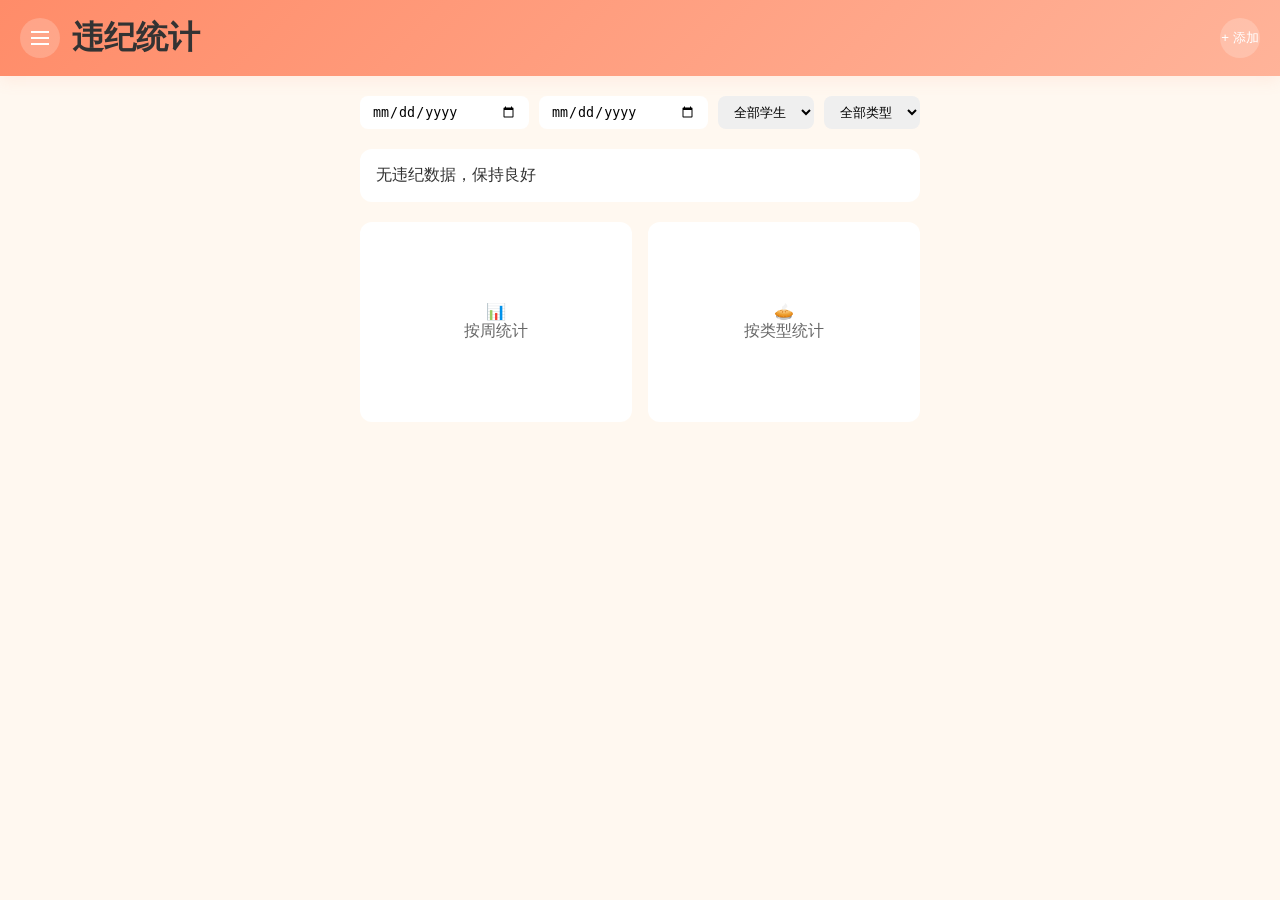
<file: discipline.html>
<!DOCTYPE html>
<html lang="zh-CN">
<head>
  <meta charset="UTF-8">
  <meta name="viewport" content="width=device-width, initial-scale=1.0">
  <title>违纪统计 - 班级助手</title>
  <link rel="stylesheet" href="css/style.css">
  <style>
    .filter-bar { display: flex; gap: 10px; margin-bottom: 20px; flex-wrap: wrap; }
    .filter-bar input, .filter-bar select { padding: 8px 12px; border: 1px solid var(--border-color); border-radius: 8px; }
    .filter-bar input { flex: 1; min-width: 120px; }
    .discipline-list { background: white; border-radius: 12px; padding: 16px; margin-bottom: 20px; }
    .discipline-item { display: flex; justify-content: space-between; align-items: center; padding: 12px 0; border-bottom: 1px solid var(--border-color); }
    .discipline-item:last-child { border-bottom: none; }
    .discipline-info { flex: 1; }
    .discipline-student { font-weight: 600; color: var(--text-primary); }
    .discipline-meta { font-size: 12px; color: var(--text-secondary); margin-top: 4px; }
    .discipline-type { display: inline-block; padding: 2px 8px; border-radius: 4px; font-size: 12px; margin-left: 8px; }
    .type-late { background: #FFF3CD; color: #856404; }
    .type-early { background: #FFE0B2; color: #E65100; }
    .type-class { background: #F8D7DA; color: #721C24; }
    .type-fight { background: #F5C6CB; color: #721C24; }
    .type-homework { background: #FFF3CD; color: #856404; }
    .type-other { background: #E2E3E5; color: #383D41; }
    .status-badge { padding: 4px 8px; border-radius: 4px; font-size: 12px; }
    .status-pending { background: #FFF3CD; color: #856404; }
    .status-done { background: #D4EDDA; color: #155724; }
    .charts-row { display: grid; grid-template-columns: 1fr 1fr; gap: 16px; }
    .chart-box { background: white; border-radius: 12px; padding: 16px; height: 200px; display: flex; align-items: center; justify-content: center; }
    .empty-chart { color: var(--text-secondary); text-align: center; }
  </style>
</head>
<body>
  <div class="app">
    <header class="app-header">
      <div class="header-content">
        <div class="header-left">
          <button class="menu-btn" onclick="toggleSidebar()">
            <svg width="24" height="24" viewBox="0 0 24 24" fill="none" stroke="currentColor" stroke-width="2">
              <line x1="3" y1="12" x2="21" y2="12"></line>
              <line x1="3" y1="6" x2="21" y2="6"></line>
              <line x1="3" y1="18" x2="21" y2="18"></line>
            </svg>
          </button>
          <h1 class="app-title">违纪统计</h1>
        </div>
        <div class="header-right">
          <button class="header-btn" onclick="addDiscipline()">+ 添加</button>
        </div>
      </div>
    </header>

    <aside class="sidebar" id="sidebar">
      <div class="sidebar-header">
        <h2>班级助手</h2>
        <p class="subtitle">绿茵校园·智慧班级</p>
      </div>
      <nav class="sidebar-nav">
        <div class="nav-section">
          <div class="nav-title">主功能</div>
          <a href="index.html" class="nav-item"><span class="nav-icon">📊</span><span>主页信息</span></a>
          <a href="students.html" class="nav-item"><span class="nav-icon">‍🎓</span><span>学生管理</span></a>
          <a href="grades.html" class="nav-item"><span class="nav-icon">📈</span><span>成绩分析</span></a>
          <a href="discipline.html" class="nav-item active"><span class="nav-icon">️</span><span>违纪统计</span></a>
          <a href="homework.html" class="nav-item"><span class="nav-icon">📚</span><span>作业管理</span></a>
          <a href="leave.html" class="nav-item"><span class="nav-icon">🗓️</span><span>请销假</span></a>
        </div>
        <div class="nav-section">
          <div class="nav-title">教学记录</div>
          <a href="worklog.html" class="nav-item"><span class="nav-icon"></span><span>工作留痕</span></a>
          <a href="talks.html" class="nav-item"><span class="nav-icon">💬</span><span>谈话记录</span></a>
          <a href="seating.html" class="nav-item"><span class="nav-icon">🪑</span><span>排座位</span></a>
        </div>
        <div class="nav-section">
          <div class="nav-title">AI 助手</div>
          <a href="ai-prepare.html" class="nav-item"><span class="nav-icon"></span><span>智能备课</span></a>
          <a href="ai-analysis.html" class="nav-item"><span class="nav-icon"></span><span>学情分析</span></a>
          <a href="ai-comment.html" class="nav-item"><span class="nav-icon">✍️</span><span>评语生成</span></a>
        </div>
      </nav>
      <div class="sidebar-footer">
        <div class="teacher-info">
          <div class="teacher-avatar" id="teacherAvatar">李</div>
          <div>
            <div class="teacher-name" id="teacherName">李老师</div>
            <div class="teacher-role" id="teacherRole">班主任</div>
          </div>
        </div>
      </div>
    </aside>

    <div class="sidebar-overlay" id="sidebarOverlay" onclick="toggleSidebar()"></div>

    <main class="main-content">
      <div class="filter-bar">
        <input type="date" id="filterStartDate" onchange="filterDiscipline()">
        <input type="date" id="filterEndDate" onchange="filterDiscipline()">
        <select id="filterStudent" onchange="filterDiscipline()">
          <option value="">全部学生</option>
        </select>
        <select id="filterType" onchange="filterDiscipline()">
          <option value="">全部类型</option>
          <option value="迟到">迟到</option>
          <option value="早退">早退</option>
          <option value="课堂违纪">课堂违纪</option>
          <option value="打架">打架</option>
          <option value="未交作业">未交作业</option>
          <option value="其他">其他</option>
        </select>
      </div>

      <div class="discipline-list" id="disciplineList">
        <div class="empty-state">无违纪数据，保持良好</div>
      </div>

      <div class="charts-row">
        <div class="chart-box">
          <div class="empty-chart">
            <p>📊</p>
            <p>按周统计</p>
          </div>
        </div>
        <div class="chart-box">
          <div class="empty-chart">
            <p>🥧</p>
            <p>按类型统计</p>
          </div>
        </div>
      </div>
    </main>
  </div>

  <script src="js/data.js"></script>
  <script>
    if (!classData.className || !classData.teacherName) {
      window.location.href = 'setup.html';
    }

    function updatePage() {
      document.getElementById('teacherName').textContent = (classData.teacherName || '老师') + '老师';
      document.getElementById('teacherRole').textContent = classData.className || '班主任';
      document.getElementById('teacherAvatar').textContent = (classData.teacherName || '老')[0];
      
      const studentSelect = document.getElementById('filterStudent');
      studentSelect.innerHTML = '<option value="">全部学生</option>' + 
        classData.students.map(s => `<option value="${s.id}">${s.name}</option>`).join('');
      
      filterDiscipline();
    }

    function getTypeClass(type) {
      const map = {
        '迟到': 'type-late',
        '早退': 'type-early',
        '课堂违纪': 'type-class',
        '打架': 'type-fight',
        '未交作业': 'type-homework',
        '其他': 'type-other'
      };
      return map[type] || 'type-other';
    }

    function filterDiscipline() {
      const startDate = document.getElementById('filterStartDate').value;
      const endDate = document.getElementById('filterEndDate').value;
      const studentFilter = document.getElementById('filterStudent').value;
      const typeFilter = document.getElementById('filterType').value;
      
      let filtered = classData.disciplines.filter(d => {
        if (startDate && d.date < startDate) return false;
        if (endDate && d.date > endDate) return false;
        if (studentFilter && d.studentId !== studentFilter) return false;
        if (typeFilter && d.type !== typeFilter) return false;
        return true;
      });
      
      renderDiscipline(filtered);
    }

    function renderDiscipline(disciplines) {
      const list = document.getElementById('disciplineList');
      
      if (disciplines.length === 0) {
        list.innerHTML = '<div class="empty-state">无违纪数据，保持良好</div>';
        return;
      }
      
      list.innerHTML = disciplines.map(d => {
        const student = classData.students.find(s => s.id === d.studentId);
        return `
          <div class="discipline-item">
            <div class="discipline-info">
              <div class="discipline-student">
                ${student ? student.name : '未知学生'}
                <span class="discipline-type ${getTypeClass(d.type)}">${d.type}</span>
              </div>
              <div class="discipline-meta">${d.date} · ${d.description || '无描述'}</div>
            </div>
            <span class="status-badge ${d.handled ? 'status-done' : 'status-pending'}">
              ${d.handled ? '已处理' : '未处理'}
            </span>
            <button class="action-btn" onclick="toggleHandled(${d.id})" style="margin-left: 8px;">
              ${d.handled ? '撤销' : '处理'}
            </button>
            <button class="delete-btn" onclick="deleteDiscipline(${d.id})">删除</button>
          </div>
        `;
      }).join('');
    }

    function addDiscipline() {
      if (classData.students.length === 0) {
        alert('请先添加学生');
        return;
      }
      
      const studentId = parseInt(prompt('选择学生 ID（1-' + classData.students.length + '）：'));
      if (!studentId) return;
      
      const student = classData.students[studentId - 1];
      if (!student) {
        alert('学生不存在');
        return;
      }
      
      const type = prompt('违纪类型（迟到/早退/课堂违纪/打架/未交作业/其他）：', '迟到');
      if (!type) return;
      
      const date = prompt('日期：', new Date().toISOString().split('T')[0]);
      const description = prompt('描述（可选）：', '');
      
      classData.disciplines.push({
        id: Date.now(),
        studentId: student.id,
        type,
        date,
        description,
        handled: false
      });
      
      saveData();
      filterDiscipline();
    }

    function toggleHandled(id) {
      const d = classData.disciplines.find(x => x.id === id);
      if (d) {
        d.handled = !d.handled;
        saveData();
        filterDiscipline();
      }
    }

    function deleteDiscipline(id) {
      if (confirm('确定删除这条违纪记录吗？')) {
        classData.disciplines = classData.disciplines.filter(d => d.id !== id);
        saveData();
        filterDiscipline();
      }
    }

    function toggleSidebar() {
      document.getElementById('sidebar').classList.toggle('active');
      document.getElementById('sidebarOverlay').classList.toggle('active');
    }

    updatePage();
  </script>
</body>
</html>
</file>
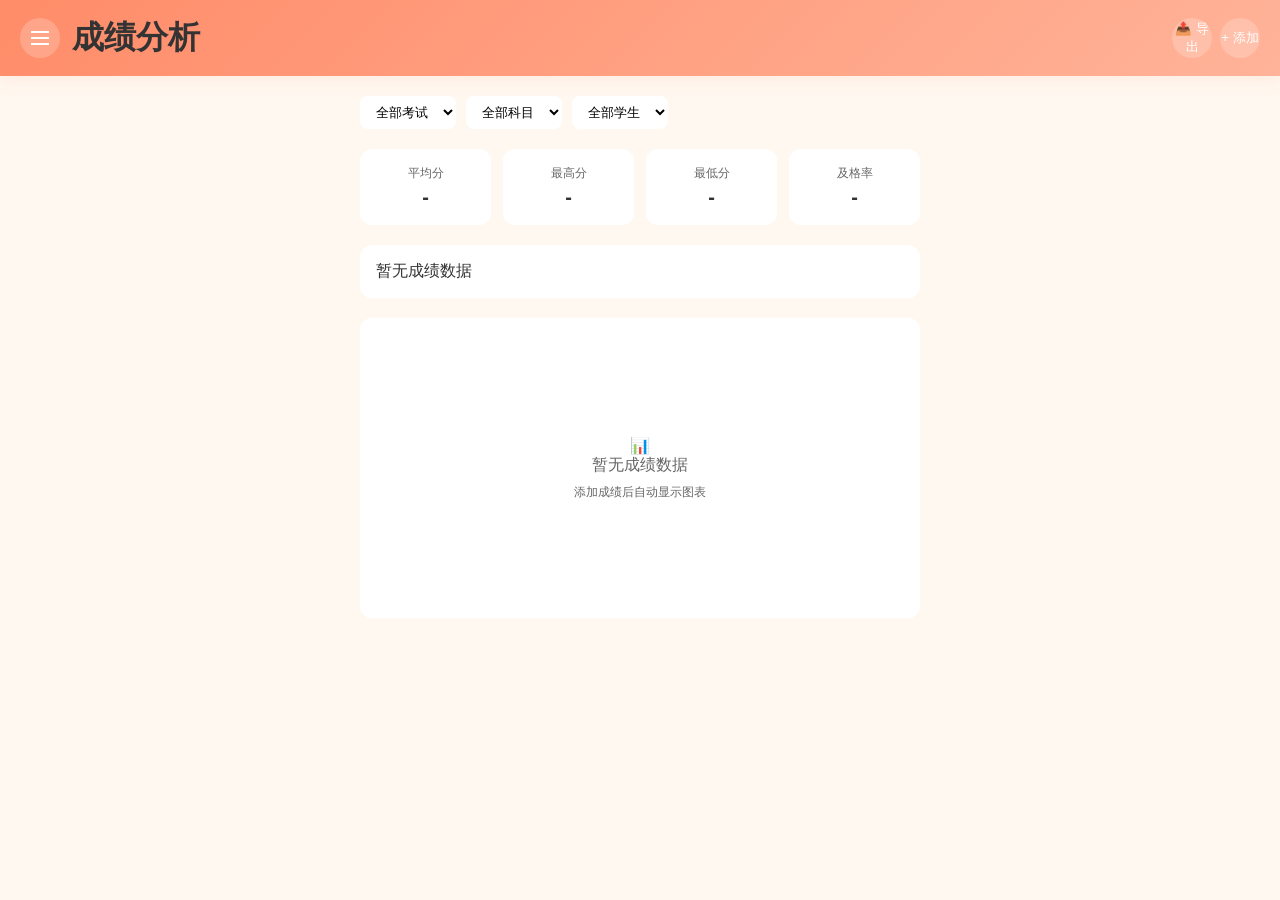
<file: grades.html>
<!DOCTYPE html>
<html lang="zh-CN">
<head>
  <meta charset="UTF-8">
  <meta name="viewport" content="width=device-width, initial-scale=1.0">
  <title>成绩分析 - 班级助手</title>
  <link rel="stylesheet" href="css/style.css">
  <style>
    .filter-bar { display: flex; gap: 10px; margin-bottom: 20px; flex-wrap: wrap; }
    .filter-bar select { padding: 8px 12px; border: 1px solid var(--border-color); border-radius: 8px; background: white; }
    .grade-list { background: white; border-radius: 12px; padding: 16px; margin-bottom: 20px; }
    .grade-item { display: flex; justify-content: space-between; align-items: center; padding: 12px 0; border-bottom: 1px solid var(--border-color); }
    .grade-item:last-child { border-bottom: none; }
    .grade-info { flex: 1; }
    .grade-student { font-weight: 600; color: var(--text-primary); }
    .grade-meta { font-size: 12px; color: var(--text-secondary); margin-top: 4px; }
    .grade-score { font-size: 24px; font-weight: bold; color: var(--primary-color); }
    .stats-row { display: grid; grid-template-columns: repeat(4, 1fr); gap: 12px; margin-bottom: 20px; }
    .stat-box { background: white; border-radius: 12px; padding: 16px; text-align: center; }
    .stat-box .label { font-size: 12px; color: var(--text-secondary); }
    .stat-box .value { font-size: 20px; font-weight: bold; color: var(--primary-color); margin-top: 4px; }
    .chart-container { background: white; border-radius: 12px; padding: 16px; height: 300px; display: flex; align-items: center; justify-content: center; }
    .empty-chart { color: var(--text-secondary); text-align: center; }
  </style>
</head>
<body>
  <div class="app">
    <header class="app-header">
      <div class="header-content">
        <div class="header-left">
          <button class="menu-btn" onclick="toggleSidebar()">
            <svg width="24" height="24" viewBox="0 0 24 24" fill="none" stroke="currentColor" stroke-width="2">
              <line x1="3" y1="12" x2="21" y2="12"></line>
              <line x1="3" y1="6" x2="21" y2="6"></line>
              <line x1="3" y1="18" x2="21" y2="18"></line>
            </svg>
          </button>
          <h1 class="app-title">成绩分析</h1>
        </div>
        <div class="header-right">
          <button class="header-btn" onclick="exportGrades()">📤 导出</button>
          <button class="header-btn" onclick="addGrade()">+ 添加</button>
        </div>
      </div>
    </header>

    <aside class="sidebar" id="sidebar">
      <div class="sidebar-header">
        <h2>班级助手</h2>
        <p class="subtitle">绿茵校园·智慧班级</p>
      </div>
      <nav class="sidebar-nav">
        <div class="nav-section">
          <div class="nav-title">主功能</div>
          <a href="index.html" class="nav-item"><span class="nav-icon">📊</span><span>主页信息</span></a>
          <a href="students.html" class="nav-item"><span class="nav-icon">👨‍🎓</span><span>学生管理</span></a>
          <a href="grades.html" class="nav-item active"><span class="nav-icon">📈</span><span>成绩分析</span></a>
          <a href="discipline.html" class="nav-item"><span class="nav-icon">️</span><span>违纪统计</span></a>
          <a href="homework.html" class="nav-item"><span class="nav-icon">📚</span><span>作业管理</span></a>
          <a href="leave.html" class="nav-item"><span class="nav-icon">🗓️</span><span>请销假</span></a>
        </div>
        <div class="nav-section">
          <div class="nav-title">教学记录</div>
          <a href="worklog.html" class="nav-item"><span class="nav-icon"></span><span>工作留痕</span></a>
          <a href="talks.html" class="nav-item"><span class="nav-icon">💬</span><span>谈话记录</span></a>
          <a href="seating.html" class="nav-item"><span class="nav-icon">🪑</span><span>排座位</span></a>
        </div>
        <div class="nav-section">
          <div class="nav-title">AI 助手</div>
          <a href="ai-prepare.html" class="nav-item"><span class="nav-icon">🤖</span><span>智能备课</span></a>
          <a href="ai-analysis.html" class="nav-item"><span class="nav-icon">📊</span><span>学情分析</span></a>
          <a href="ai-comment.html" class="nav-item"><span class="nav-icon">✍️</span><span>评语生成</span></a>
        </div>
      </nav>
      <div class="sidebar-footer">
        <div class="teacher-info">
          <div class="teacher-avatar" id="teacherAvatar">李</div>
          <div>
            <div class="teacher-name" id="teacherName">李老师</div>
            <div class="teacher-role" id="teacherRole">班主任</div>
          </div>
        </div>
      </div>
    </aside>

    <div class="sidebar-overlay" id="sidebarOverlay" onclick="toggleSidebar()"></div>

    <main class="main-content">
      <div class="filter-bar">
        <select id="filterExam" onchange="filterGrades()">
          <option value="">全部考试</option>
        </select>
        <select id="filterSubject" onchange="filterGrades()">
          <option value="">全部科目</option>
          <option value="语文">语文</option>
          <option value="数学">数学</option>
          <option value="英语">英语</option>
          <option value="物理">物理</option>
          <option value="化学">化学</option>
          <option value="生物">生物</option>
        </select>
        <select id="filterStudent" onchange="filterGrades()">
          <option value="">全部学生</option>
        </select>
      </div>

      <div class="stats-row">
        <div class="stat-box">
          <div class="label">平均分</div>
          <div class="value" id="avgScore">-</div>
        </div>
        <div class="stat-box">
          <div class="label">最高分</div>
          <div class="value" id="maxScore">-</div>
        </div>
        <div class="stat-box">
          <div class="label">最低分</div>
          <div class="value" id="minScore">-</div>
        </div>
        <div class="stat-box">
          <div class="label">及格率</div>
          <div class="value" id="passRate">-</div>
        </div>
      </div>

      <div class="grade-list" id="gradeList">
        <div class="empty-state">暂无成绩数据</div>
      </div>

      <div class="chart-container">
        <div class="empty-chart">
          <p>📊</p>
          <p>暂无成绩数据</p>
          <p style="font-size: 12px; margin-top: 8px;">添加成绩后自动显示图表</p>
        </div>
      </div>
    </main>
  </div>

  <script src="js/data.js"></script>
  <script>
    if (!classData.className || !classData.teacherName) {
      window.location.href = 'setup.html';
    }

    function updatePage() {
      document.getElementById('teacherName').textContent = (classData.teacherName || '老师') + '老师';
      document.getElementById('teacherRole').textContent = classData.className || '班主任';
      document.getElementById('teacherAvatar').textContent = (classData.teacherName || '老')[0];
      
      updateFilterOptions();
      filterGrades();
    }

    function updateFilterOptions() {
      const examSelect = document.getElementById('filterExam');
      const studentSelect = document.getElementById('filterStudent');
      
      const exams = [...new Set(classData.grades.map(g => g.examName))];
      examSelect.innerHTML = '<option value="">全部考试</option>' + 
        exams.map(e => `<option value="${e}">${e}</option>`).join('');
      
      studentSelect.innerHTML = '<option value="">全部学生</option>' + 
        classData.students.map(s => `<option value="${s.id}">${s.name}</option>`).join('');
    }

    function filterGrades() {
      const examFilter = document.getElementById('filterExam').value;
      const subjectFilter = document.getElementById('filterSubject').value;
      const studentFilter = document.getElementById('filterStudent').value;
      
      let filtered = classData.grades.filter(g => {
        if (examFilter && g.examName !== examFilter) return false;
        if (subjectFilter && g.subject !== subjectFilter) return false;
        if (studentFilter && g.studentId !== studentFilter) return false;
        return true;
      });
      
      renderGrades(filtered);
      updateStats(filtered);
    }

    function renderGrades(grades) {
      const list = document.getElementById('gradeList');
      
      if (grades.length === 0) {
        list.innerHTML = '<div class="empty-state">暂无成绩数据</div>';
        return;
      }
      
      list.innerHTML = grades.map(g => {
        const student = classData.students.find(s => s.id === g.studentId);
        return `
          <div class="grade-item">
            <div class="grade-info">
              <div class="grade-student">${student ? student.name : '未知学生'}</div>
              <div class="grade-meta">${g.examName} · ${g.subject} · ${g.date}</div>
            </div>
            <div class="grade-score">${g.score}</div>
            <button class="delete-btn" onclick="deleteGrade(${g.id})">删除</button>
          </div>
        `;
      }).join('');
    }

    function updateStats(grades) {
      if (grades.length === 0) {
        document.getElementById('avgScore').textContent = '-';
        document.getElementById('maxScore').textContent = '-';
        document.getElementById('minScore').textContent = '-';
        document.getElementById('passRate').textContent = '-';
        return;
      }
      
      const scores = grades.map(g => g.score);
      const avg = (scores.reduce((a, b) => a + b, 0) / scores.length).toFixed(1);
      const max = Math.max(...scores);
      const min = Math.min(...scores);
      const pass = scores.filter(s => s >= 60).length;
      const passRate = ((pass / scores.length) * 100).toFixed(0) + '%';
      
      document.getElementById('avgScore').textContent = avg;
      document.getElementById('maxScore').textContent = max;
      document.getElementById('minScore').textContent = min;
      document.getElementById('passRate').textContent = passRate;
    }

    function addGrade() {
      if (classData.students.length === 0) {
        alert('请先添加学生');
        return;
      }
      
      const studentId = prompt('选择学生 ID（1-' + classData.students.length + '）：');
      if (!studentId) return;
      
      const student = classData.students[parseInt(studentId) - 1];
      if (!student) {
        alert('学生不存在');
        return;
      }
      
      const examName = prompt('考试名称：', '期中考试');
      if (!examName) return;
      
      const subject = prompt('科目（语文/数学/英语/物理/化学/生物）：', '数学');
      if (!subject) return;
      
      const score = parseFloat(prompt('分数（0-100）：'));
      if (isNaN(score) || score < 0 || score > 100) {
        alert('分数无效');
        return;
      }
      
      const date = prompt('考试日期：', new Date().toISOString().split('T')[0]);
      
      classData.grades.push({
        id: Date.now(),
        studentId: student.id,
        examName,
        subject,
        score,
        date
      });
      
      saveData();
      updateFilterOptions();
      filterGrades();
    }

    function deleteGrade(id) {
      if (confirm('确定删除这条成绩记录吗？')) {
        classData.grades = classData.grades.filter(g => g.id !== id);
        saveData();
        filterGrades();
      }
    }

    function exportGrades() {
      const csv = [
        ['学生', '考试', '科目', '分数', '日期'].join(','),
        ...classData.grades.map(g => {
          const student = classData.students.find(s => s.id === g.studentId);
          return [student?.name || '未知', g.examName, g.subject, g.score, g.date].join(',');
        })
      ].join('\n');
      
      const blob = new Blob([csv], { type: 'text/csv' });
      const url = URL.createObjectURL(blob);
      const link = document.createElement('a');
      link.href = url;
      link.download = `grades-${new Date().toISOString().split('T')[0]}.csv`;
      link.click();
    }

    function toggleSidebar() {
      document.getElementById('sidebar').classList.toggle('active');
      document.getElementById('sidebarOverlay').classList.toggle('active');
    }

    updatePage();
  </script>
</body>
</html>
</file>
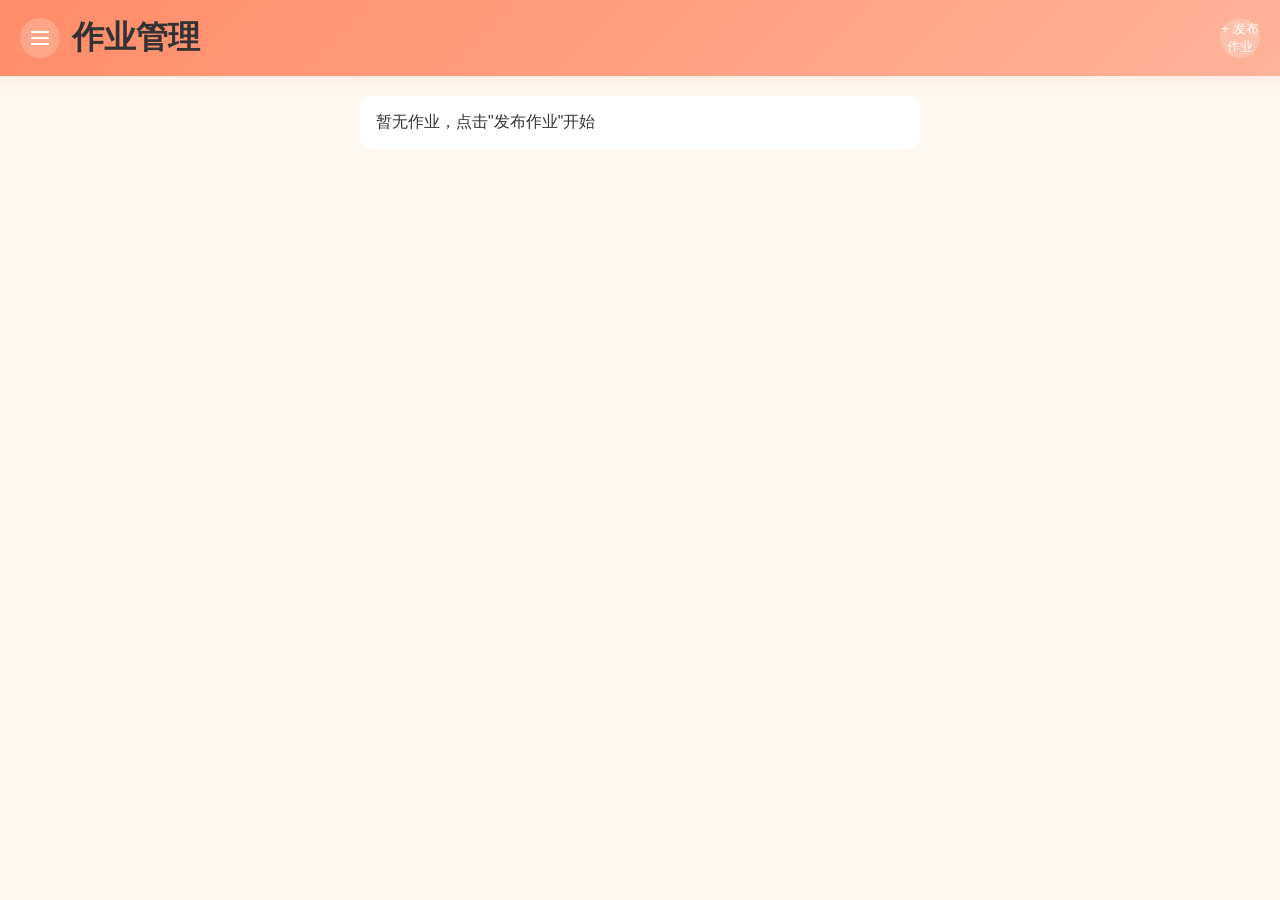
<file: homework.html>
<!DOCTYPE html>
<html lang="zh-CN">
<head>
  <meta charset="UTF-8">
  <meta name="viewport" content="width=device-width, initial-scale=1.0">
  <title>作业管理 - 班级助手</title>
  <link rel="stylesheet" href="css/style.css">
  <style>
    .homework-list { background: white; border-radius: 12px; padding: 16px; margin-bottom: 20px; }
    .homework-item { display: flex; justify-content: space-between; align-items: center; padding: 16px 0; border-bottom: 1px solid var(--border-color); cursor: pointer; }
    .homework-item:last-child { border-bottom: none; }
    .homework-info { flex: 1; }
    .homework-title { font-weight: 600; color: var(--text-primary); font-size: 16px; }
    .homework-meta { font-size: 12px; color: var(--text-secondary); margin-top: 4px; }
    .homework-stats { text-align: right; }
    .homework-stats .count { font-size: 24px; font-weight: 600; color: var(--primary-color); }
    .homework-stats .label { font-size: 12px; color: var(--text-secondary); }
    .detail-view { display: none; }
    .detail-view.active { display: block; }
    .list-view { display: block; }
    .list-view.hidden { display: none; }
    .student-submit-list { background: white; border-radius: 12px; padding: 16px; }
    .student-submit-item { display: flex; justify-content: space-between; align-items: center; padding: 12px 0; border-bottom: 1px solid var(--border-color); }
    .student-submit-item:last-child { border-bottom: none; }
    .submit-status { padding: 4px 12px; border-radius: 4px; font-size: 12px; }
    .submit-status.submitted { background: #D4EDDA; color: #155724; }
    .submit-status.missing { background: #F8D7DA; color: #721C24; }
  </style>
</head>
<body>
  <div class="app">
    <header class="app-header">
      <div class="header-content">
        <div class="header-left">
          <button class="menu-btn" onclick="toggleSidebar()">
            <svg width="24" height="24" viewBox="0 0 24 24" fill="none" stroke="currentColor" stroke-width="2">
              <line x1="3" y1="12" x2="21" y2="12"></line>
              <line x1="3" y1="6" x2="21" y2="6"></line>
              <line x1="3" y1="18" x2="21" y2="18"></line>
            </svg>
          </button>
          <h1 class="app-title" id="pageTitle">作业管理</h1>
        </div>
        <div class="header-right">
          <button class="header-btn" id="addBtn" onclick="addHomework()">+ 发布作业</button>
          <button class="header-btn" id="backBtn" onclick="backToList()" style="display: none;">← 返回</button>
        </div>
      </div>
    </header>

    <aside class="sidebar" id="sidebar">
      <div class="sidebar-header">
        <h2>班级助手</h2>
        <p class="subtitle">绿茵校园·智慧班级</p>
      </div>
      <nav class="sidebar-nav">
        <div class="nav-section">
          <div class="nav-title">主功能</div>
          <a href="index.html" class="nav-item"><span class="nav-icon">📊</span><span>主页信息</span></a>
          <a href="students.html" class="nav-item"><span class="nav-icon">👨‍🎓</span><span>学生管理</span></a>
          <a href="grades.html" class="nav-item"><span class="nav-icon">📈</span><span>成绩分析</span></a>
          <a href="discipline.html" class="nav-item"><span class="nav-icon">⚖️</span><span>违纪统计</span></a>
          <a href="homework.html" class="nav-item active"><span class="nav-icon">📚</span><span>作业管理</span></a>
          <a href="leave.html" class="nav-item"><span class="nav-icon">🗓️</span><span>请销假</span></a>
        </div>
        <div class="nav-section">
          <div class="nav-title">教学记录</div>
          <a href="worklog.html" class="nav-item"><span class="nav-icon">📝</span><span>工作留痕</span></a>
          <a href="talks.html" class="nav-item"><span class="nav-icon">💬</span><span>谈话记录</span></a>
          <a href="seating.html" class="nav-item"><span class="nav-icon">🪑</span><span>排座位</span></a>
        </div>
        <div class="nav-section">
          <div class="nav-title">AI 助手</div>
          <a href="ai-prepare.html" class="nav-item"><span class="nav-icon">🤖</span><span>智能备课</span></a>
          <a href="ai-analysis.html" class="nav-item"><span class="nav-icon">📊</span><span>学情分析</span></a>
          <a href="ai-comment.html" class="nav-item"><span class="nav-icon">✍️</span><span>评语生成</span></a>
        </div>
      </nav>
      <div class="sidebar-footer">
        <div class="teacher-info">
          <div class="teacher-avatar" id="teacherAvatar">李</div>
          <div>
            <div class="teacher-name" id="teacherName">李老师</div>
            <div class="teacher-role" id="teacherRole">班主任</div>
          </div>
        </div>
      </div>
    </aside>

    <div class="sidebar-overlay" id="sidebarOverlay" onclick="toggleSidebar()"></div>

    <main class="main-content">
      <div class="list-view" id="listView">
        <div class="homework-list" id="homeworkList">
          <div class="empty-state">暂无作业，点击"发布作业"开始</div>
        </div>
      </div>

      <div class="detail-view" id="detailView">
        <div class="student-submit-list" id="studentSubmitList"></div>
      </div>
    </main>
  </div>

  <script src="js/data.js"></script>
  <script>
    if (!classData.className || !classData.teacherName) {
      window.location.href = 'setup.html';
    }

    let currentHomeworkId = null;

    function updatePage() {
      document.getElementById('teacherName').textContent = (classData.teacherName || '老师') + '老师';
      document.getElementById('teacherRole').textContent = classData.className || '班主任';
      document.getElementById('teacherAvatar').textContent = (classData.teacherName || '老')[0];
      renderHomeworkList();
    }

    function renderHomeworkList() {
      const list = document.getElementById('homeworkList');
      
      if (classData.homeworks.length === 0) {
        list.innerHTML = '<div class="empty-state">暂无作业，点击"发布作业"开始</div>';
        return;
      }
      
      list.innerHTML = classData.homeworks.map(hw => {
        const totalStudents = classData.students.length;
        const submittedCount = Object.values(hw.submissions || {}).length;
        const missingCount = totalStudents - submittedCount;
        const isOverdue = new Date(hw.deadline) < new Date();
        
        return `
          <div class="homework-item" onclick="viewHomeworkDetail(${hw.id})">
            <div class="homework-info">
              <div class="homework-title">${hw.title}</div>
              <div class="homework-meta">截止：${hw.deadline} ${isOverdue ? '(已过期)' : ''}</div>
            </div>
            <div class="homework-stats">
              <div class="count">${missingCount}</div>
              <div class="label">未交</div>
            </div>
          </div>
        `;
      }).join('');
    }

    function addHomework() {
      if (classData.students.length === 0) {
        alert('请先添加学生');
        return;
      }
      
      const title = prompt('作业标题：');
      if (!title) return;
      
      const description = prompt('作业描述（可选）：', '');
      const deadline = prompt('截止日期（格式：YYYY-MM-DD）：', new Date().toISOString().split('T')[0]);
      if (!deadline) return;
      
      classData.homeworks.push({
        id: Date.now(),
        title,
        description,
        deadline,
        submissions: {}
      });
      
      saveData();
      renderHomeworkList();
    }

    function viewHomeworkDetail(hwId) {
      currentHomeworkId = hwId;
      const hw = classData.homeworks.find(h => h.id === hwId);
      if (!hw) return;
      
      document.getElementById('pageTitle').textContent = hw.title;
      document.getElementById('addBtn').style.display = 'none';
      document.getElementById('backBtn').style.display = 'block';
      document.getElementById('listView').classList.add('hidden');
      document.getElementById('detailView').classList.add('active');
      
      renderStudentSubmitList(hw);
    }

    function renderStudentSubmitList(hw) {
      const list = document.getElementById('studentSubmitList');
      
      list.innerHTML = classData.students.map(student => {
        const submission = hw.submissions[student.id];
        const isSubmitted = !!submission;
        const submitTime = submission ? new Date(submission).toLocaleString('zh-CN') : '';
        
        return `
          <div class="student-submit-item">
            <div>
              <div class="student-name">${student.name}</div>
              ${isSubmitted ? `<div class="homework-meta">提交于 ${submitTime}</div>` : ''}
            </div>
            <button class="action-btn" onclick="toggleSubmit(${hw.id}, ${student.id})">
              ${isSubmitted ? '取消提交' : '标记提交'}
            </button>
          </div>
        `;
      }).join('');
    }

    function toggleSubmit(hwId, studentId) {
      const hw = classData.homeworks.find(h => h.id === hwId);
      if (!hw) return;
      
      if (hw.submissions[studentId]) {
        delete hw.submissions[studentId];
      } else {
        hw.submissions[studentId] = new Date().toISOString();
      }
      
      saveData();
      renderStudentSubmitList(hw);
      renderHomeworkList();
    }

    function backToList() {
      currentHomeworkId = null;
      document.getElementById('pageTitle').textContent = '作业管理';
      document.getElementById('addBtn').style.display = 'block';
      document.getElementById('backBtn').style.display = 'none';
      document.getElementById('listView').classList.remove('hidden');
      document.getElementById('detailView').classList.remove('active');
      renderHomeworkList();
    }

    function deleteHomework(id) {
      if (confirm('确定删除这条作业吗？所有提交记录也将被清除。')) {
        classData.homeworks = classData.homeworks.filter(h => h.id !== id);
        saveData();
        renderHomeworkList();
      }
    }

    function toggleSidebar() {
      document.getElementById('sidebar').classList.toggle('active');
      document.getElementById('sidebarOverlay').classList.toggle('active');
    }

    updatePage();
  </script>
</body>
</html>
</file>
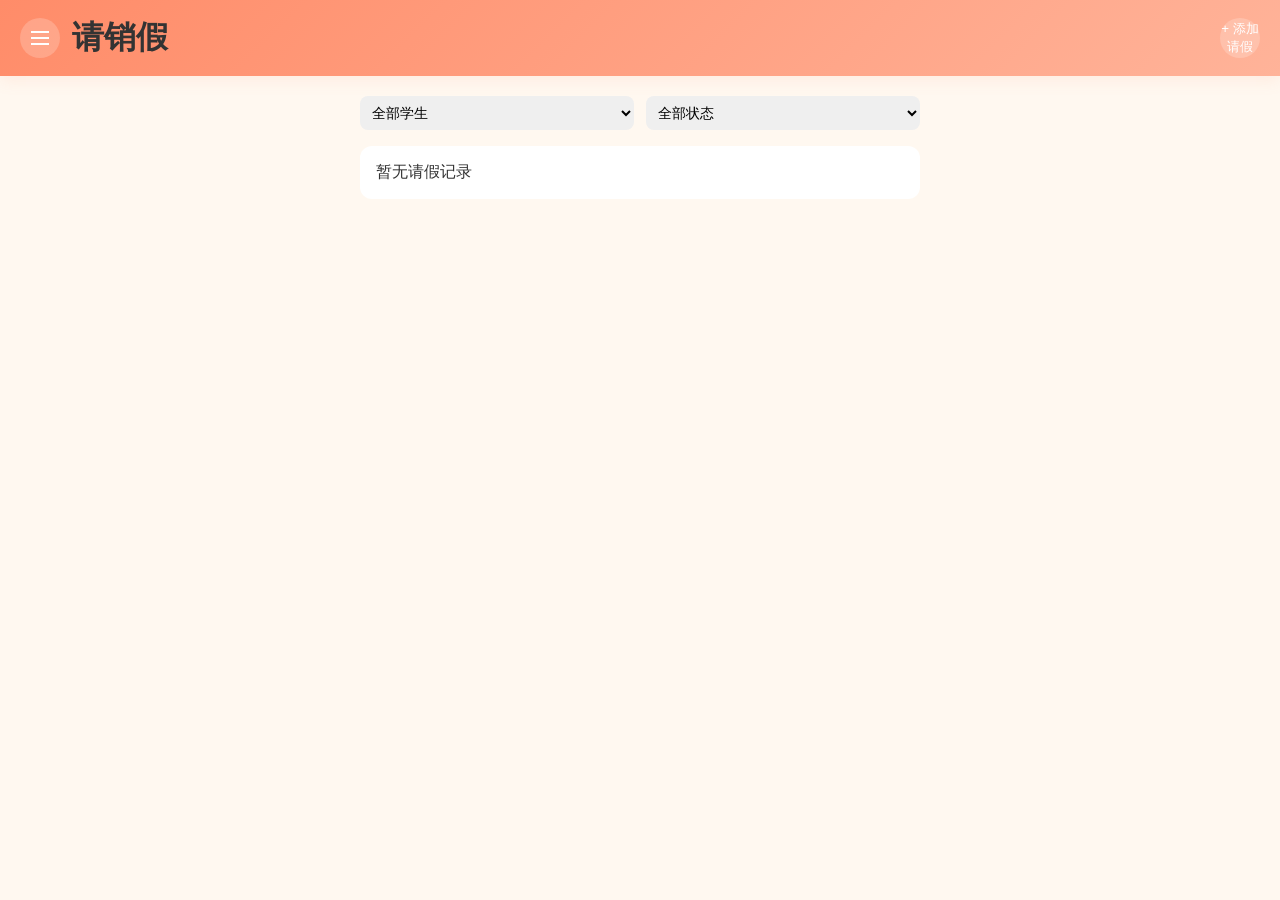
<file: leave.html>
<!DOCTYPE html>
<html lang="zh-CN">
<head>
  <meta charset="UTF-8">
  <meta name="viewport" content="width=device-width, initial-scale=1.0">
  <title>请销假 - 班级助手</title>
  <link rel="stylesheet" href="css/style.css">
  <style>
    .filter-bar { display: flex; gap: 12px; margin-bottom: 16px; flex-wrap: wrap; }
    .filter-bar select { flex: 1; min-width: 120px; padding: 8px; border: 1px solid var(--border-color); border-radius: 8px; font-size: 14px; }
    .leave-list { background: white; border-radius: 12px; padding: 16px; }
    .leave-item { padding: 16px 0; border-bottom: 1px solid var(--border-color); }
    .leave-item:last-child { border-bottom: none; }
    .leave-header { display: flex; justify-content: space-between; align-items: flex-start; margin-bottom: 8px; }
    .leave-student { font-weight: 600; color: var(--text-primary); font-size: 16px; }
    .leave-days { background: var(--primary-color); color: white; padding: 2px 8px; border-radius: 4px; font-size: 12px; }
    .leave-info { font-size: 14px; color: var(--text-secondary); margin-bottom: 8px; }
    .leave-reason { font-size: 14px; color: var(--text-primary); margin-bottom: 12px; padding: 8px; background: #f9f9f9; border-radius: 6px; }
    .leave-actions { display: flex; gap: 8px; }
    .leave-actions button { flex: 1; padding: 8px; border: none; border-radius: 6px; font-size: 14px; cursor: pointer; }
    .approve-btn { background: #28A745; color: white; }
    .reject-btn { background: #DC3545; color: white; }
    .status-badge { display: inline-block; padding: 4px 12px; border-radius: 4px; font-size: 12px; }
    .status-pending { background: #FFF3CD; color: #856404; }
    .status-approved { background: #D4EDDA; color: #155724; }
    .status-rejected { background: #F8D7DA; color: #721C24; }
  </style>
</head>
<body>
  <div class="app">
    <header class="app-header">
      <div class="header-content">
        <div class="header-left">
          <button class="menu-btn" onclick="toggleSidebar()">
            <svg width="24" height="24" viewBox="0 0 24 24" fill="none" stroke="currentColor" stroke-width="2">
              <line x1="3" y1="12" x2="21" y2="12"></line>
              <line x1="3" y1="6" x2="21" y2="6"></line>
              <line x1="3" y1="18" x2="21" y2="18"></line>
            </svg>
          </button>
          <h1 class="app-title">请销假</h1>
        </div>
        <div class="header-right">
          <button class="header-btn" onclick="addLeave()">+ 添加请假</button>
        </div>
      </div>
    </header>

    <aside class="sidebar" id="sidebar">
      <div class="sidebar-header">
        <h2>班级助手</h2>
        <p class="subtitle">绿茵校园·智慧班级</p>
      </div>
      <nav class="sidebar-nav">
        <div class="nav-section">
          <div class="nav-title">主功能</div>
          <a href="index.html" class="nav-item"><span class="nav-icon"></span><span>主页信息</span></a>
          <a href="students.html" class="nav-item"><span class="nav-icon">‍🎓</span><span>学生管理</span></a>
          <a href="grades.html" class="nav-item"><span class="nav-icon">📈</span><span>成绩分析</span></a>
          <a href="discipline.html" class="nav-item"><span class="nav-icon">⚖️</span><span>违纪统计</span></a>
          <a href="homework.html" class="nav-item"><span class="nav-icon">📚</span><span>作业管理</span></a>
          <a href="leave.html" class="nav-item active"><span class="nav-icon">🗓️</span><span>请销假</span></a>
        </div>
        <div class="nav-section">
          <div class="nav-title">教学记录</div>
          <a href="worklog.html" class="nav-item"><span class="nav-icon"></span><span>工作留痕</span></a>
          <a href="talks.html" class="nav-item"><span class="nav-icon"></span><span>谈话记录</span></a>
          <a href="seating.html" class="nav-item"><span class="nav-icon"></span><span>排座位</span></a>
        </div>
        <div class="nav-section">
          <div class="nav-title">AI 助手</div>
          <a href="ai-prepare.html" class="nav-item"><span class="nav-icon">🤖</span><span>智能备课</span></a>
          <a href="ai-analysis.html" class="nav-item"><span class="nav-icon">📊</span><span>学情分析</span></a>
          <a href="ai-comment.html" class="nav-item"><span class="nav-icon">✍️</span><span>评语生成</span></a>
        </div>
      </nav>
      <div class="sidebar-footer">
        <div class="teacher-info">
          <div class="teacher-avatar" id="teacherAvatar">李</div>
          <div>
            <div class="teacher-name" id="teacherName">李老师</div>
            <div class="teacher-role" id="teacherRole">班主任</div>
          </div>
        </div>
      </div>
    </aside>

    <div class="sidebar-overlay" id="sidebarOverlay" onclick="toggleSidebar()"></div>

    <main class="main-content">
      <div class="filter-bar">
        <select id="filterStudent" onchange="renderLeaveList()">
          <option value="">全部学生</option>
        </select>
        <select id="filterStatus" onchange="renderLeaveList()">
          <option value="">全部状态</option>
          <option value="pending">待审批</option>
          <option value="approved">已批准</option>
          <option value="rejected">已拒绝</option>
        </select>
      </div>

      <div class="leave-list" id="leaveList">
        <div class="empty-state">暂无请假记录</div>
      </div>
    </main>
  </div>

  <script src="js/data.js"></script>
  <script>
    if (!classData.className || !classData.teacherName) {
      window.location.href = 'setup.html';
    }

    function updatePage() {
      document.getElementById('teacherName').textContent = (classData.teacherName || '老师') + '老师';
      document.getElementById('teacherRole').textContent = classData.className || '班主任';
      document.getElementById('teacherAvatar').textContent = (classData.teacherName || '老')[0];
      
      const studentFilter = document.getElementById('filterStudent');
      studentFilter.innerHTML = '<option value="">全部学生</option>' + 
        classData.students.map(s => `<option value="${s.id}">${s.name}</option>`).join('');
      
      renderLeaveList();
    }

    function renderLeaveList() {
      const list = document.getElementById('leaveList');
      const studentFilter = document.getElementById('filterStudent').value;
      const statusFilter = document.getElementById('filterStatus').value;
      
      let filtered = classData.leaves;
      if (studentFilter) filtered = filtered.filter(l => l.studentId == studentFilter);
      if (statusFilter) filtered = filtered.filter(l => l.status === statusFilter);
      
      if (filtered.length === 0) {
        list.innerHTML = '<div class="empty-state">暂无请假记录</div>';
        return;
      }
      
      list.innerHTML = filtered.map(leave => {
        const student = classData.students.find(s => s.id === leave.studentId);
        const startDate = new Date(leave.startDate);
        const endDate = new Date(leave.endDate);
        const days = Math.ceil((endDate - startDate) / (1000 * 60 * 60 * 24)) + 1;
        const statusText = { pending: '待审批', approved: '已批准', rejected: '已拒绝' }[leave.status];
        const statusClass = `status-${leave.status}`;
        
        return `
          <div class="leave-item">
            <div class="leave-header">
              <div class="leave-student">${student ? student.name : '未知学生'}</div>
              <span class="leave-days">${days}天</span>
            </div>
            <div class="leave-info">
              ${leave.startDate} 至 ${leave.endDate}
              <span class="status-badge ${statusClass}">${statusText}</span>
            </div>
            <div class="leave-reason">${leave.reason}</div>
            ${leave.status === 'pending' ? `
              <div class="leave-actions">
                <button class="approve-btn" onclick="approveLeave(${leave.id})">批准</button>
                <button class="reject-btn" onclick="rejectLeave(${leave.id})">拒绝</button>
              </div>
            ` : ''}
          </div>
        `;
      }).join('');
    }

    function addLeave() {
      if (classData.students.length === 0) {
        alert('请先添加学生');
        return;
      }
      
      const studentId = prompt('选择学生 ID（查看学生管理页面获取）：');
      if (!studentId) return;
      
      const student = classData.students.find(s => s.id == studentId);
      if (!student) {
        alert('学生不存在');
        return;
      }
      
      const startDate = prompt('开始日期（格式：YYYY-MM-DD）：', new Date().toISOString().split('T')[0]);
      if (!startDate) return;
      
      const endDate = prompt('结束日期（格式：YYYY-MM-DD）：', new Date().toISOString().split('T')[0]);
      if (!endDate) return;
      
      const reason = prompt('请假理由：');
      if (!reason) return;
      
      classData.leaves.push({
        id: Date.now(),
        studentId: parseInt(studentId),
        startDate,
        endDate,
        reason,
        status: 'pending',
        approvalOpinion: ''
      });
      
      saveData();
      renderLeaveList();
    }

    function approveLeave(id) {
      const opinion = prompt('审批意见（可选）：', '');
      const leave = classData.leaves.find(l => l.id === id);
      if (leave) {
        leave.status = 'approved';
        leave.approvalOpinion = opinion;
        saveData();
        renderLeaveList();
      }
    }

    function rejectLeave(id) {
      const opinion = prompt('拒绝理由（可选）：', '');
      const leave = classData.leaves.find(l => l.id === id);
      if (leave) {
        leave.status = 'rejected';
        leave.approvalOpinion = opinion;
        saveData();
        renderLeaveList();
      }
    }

    function toggleSidebar() {
      document.getElementById('sidebar').classList.toggle('active');
      document.getElementById('sidebarOverlay').classList.toggle('active');
    }

    updatePage();
  </script>
</body>
</html>
</file>
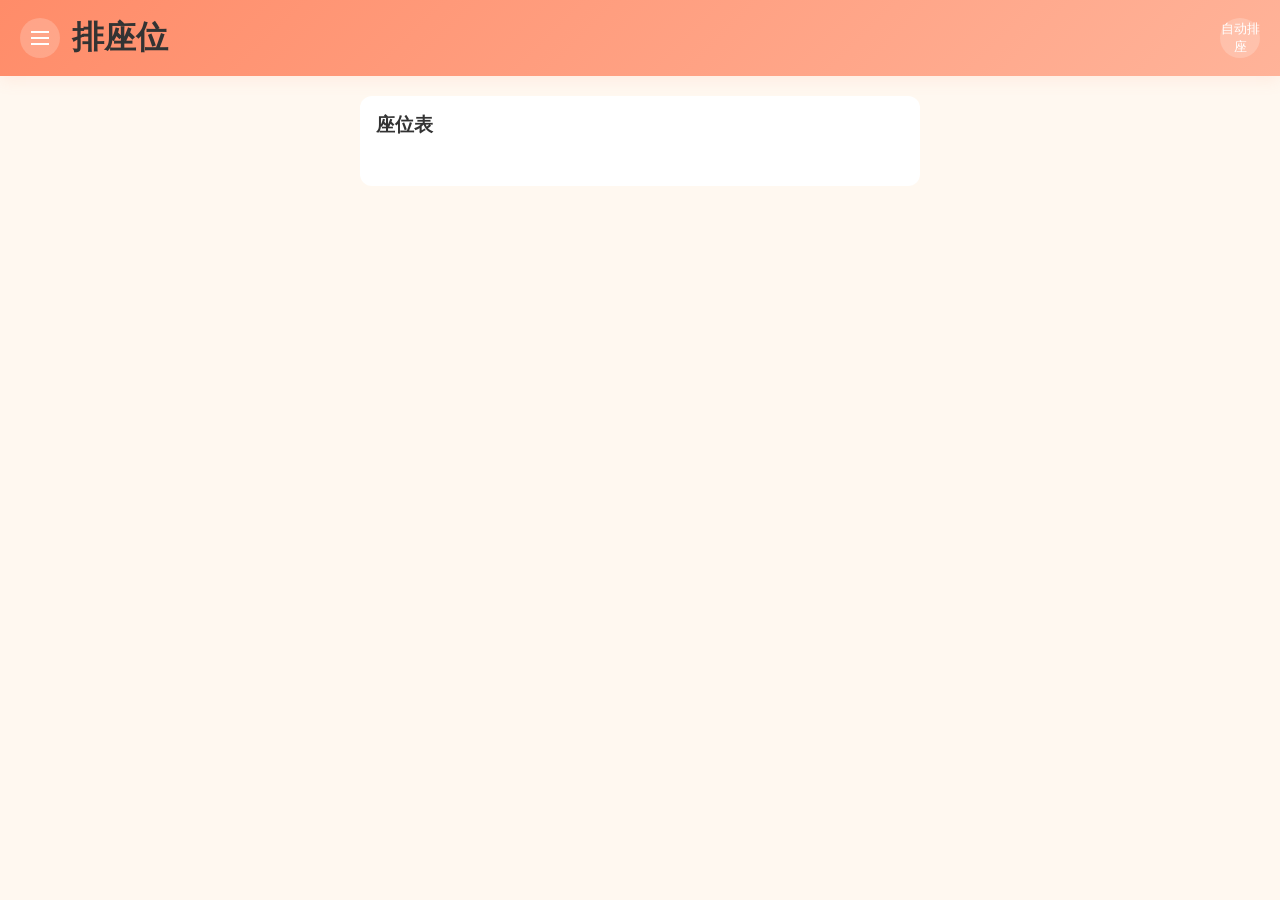
<file: seating.html>
<!DOCTYPE html>
<html lang="zh-CN">
<head>
  <meta charset="UTF-8">
  <meta name="viewport" content="width=device-width, initial-scale=1.0">
  <title>排座位 - 班级助手</title>
  <link rel="stylesheet" href="css/style.css">
  <style>
    .seating-container { background: white; border-radius: 12px; padding: 16px; }
    .seating-grid { display: grid; grid-template-columns: repeat(6, 1fr); gap: 8px; margin-top: 16px; }
    .seat { aspect-ratio: 1; border: 2px solid var(--border-color); border-radius: 8px; display: flex; align-items: center; justify-content: center; font-size: 12px; cursor: pointer; transition: all 0.2s; }
    .seat.occupied { background: var(--primary-light); border-color: var(--primary-color); color: var(--primary-color); }
    .seat.empty { background: var(--bg-color); }
    .seat:hover { transform: scale(1.05); }
    .seating-info { text-align: center; color: var(--text-secondary); font-size: 14px; margin-top: 16px; }
  </style>
</head>
<body>
  <div class="app">
    <header class="app-header">
      <div class="header-content">
        <div class="header-left">
          <button class="menu-btn" onclick="toggleSidebar()">
            <svg width="24" height="24" viewBox="0 0 24 24" fill="none" stroke="currentColor" stroke-width="2">
              <line x1="3" y1="12" x2="21" y2="12"></line>
              <line x1="3" y1="6" x2="21" y2="6"></line>
              <line x1="3" y1="18" x2="21" y2="18"></line>
            </svg>
          </button>
          <h1 class="app-title">排座位</h1>
        </div>
        <div class="header-right">
          <button class="header-btn" onclick="autoArrange()">自动排座</button>
        </div>
      </div>
    </header>

    <aside class="sidebar" id="sidebar">
      <div class="sidebar-header">
        <h2>班级助手</h2>
        <p class="subtitle">绿茵校园·智慧班级</p>
      </div>
      <nav class="sidebar-nav">
        <div class="nav-section">
          <div class="nav-title">主功能</div>
          <a href="index.html" class="nav-item"><span class="nav-icon"></span><span>主页信息</span></a>
          <a href="students.html" class="nav-item"><span class="nav-icon">👨‍🎓</span><span>学生管理</span></a>
          <a href="grades.html" class="nav-item"><span class="nav-icon">📈</span><span>成绩分析</span></a>
          <a href="discipline.html" class="nav-item"><span class="nav-icon">⚖️</span><span>违纪统计</span></a>
          <a href="homework.html" class="nav-item"><span class="nav-icon">📚</span><span>作业管理</span></a>
          <a href="leave.html" class="nav-item"><span class="nav-icon">🗓️</span><span>请销假</span></a>
        </div>
        <div class="nav-section">
          <div class="nav-title">教学记录</div>
          <a href="worklog.html" class="nav-item"><span class="nav-icon">📝</span><span>工作留痕</span></a>
          <a href="talks.html" class="nav-item"><span class="nav-icon">💬</span><span>谈话记录</span></a>
          <a href="seating.html" class="nav-item active"><span class="nav-icon">🪑</span><span>排座位</span></a>
        </div>
        <div class="nav-section">
          <div class="nav-title">AI 助手</div>
          <a href="ai-prepare.html" class="nav-item"><span class="nav-icon">🤖</span><span>智能备课</span></a>
          <a href="ai-analysis.html" class="nav-item"><span class="nav-icon">📊</span><span>学情分析</span></a>
          <a href="ai-comment.html" class="nav-item"><span class="nav-icon">✍️</span><span>评语生成</span></a>
        </div>
      </nav>
      <div class="sidebar-footer">
        <div class="teacher-info">
          <div class="teacher-avatar" id="teacherAvatar">李</div>
          <div>
            <div class="teacher-name" id="teacherName">李老师</div>
            <div class="teacher-role" id="teacherRole">班主任</div>
          </div>
        </div>
      </div>
    </aside>

    <div class="sidebar-overlay" id="sidebarOverlay" onclick="toggleSidebar()"></div>

    <main class="main-content">
      <div class="seating-container">
        <h3>座位表</h3>
        <div class="seating-grid" id="seatingGrid"></div>
        <div class="seating-info" id="seatingInfo"></div>
      </div>
    </main>
  </div>

  <script src="js/data.js"></script>
  <script>
    if (!classData.className || !classData.teacherName) {
      window.location.href = 'setup.html';
    }

    function updatePage() {
      document.getElementById('teacherName').textContent = (classData.teacherName || '老师') + '老师';
      document.getElementById('teacherRole').textContent = classData.className || '班主任';
      document.getElementById('teacherAvatar').textContent = (classData.teacherName || '老')[0];
      renderSeating();
    }

    function renderSeating() {
      const grid = document.getElementById('seatingGrid');
      const info = document.getElementById('seatingInfo');
      
      if (classData.students.length === 0) {
        grid.innerHTML = '<div class="empty-state">请先添加学生</div>';
        info.textContent = '';
        return;
      }

      const seats = classData.seating || [];
      const totalSeats = 42; // 默认 6x7 座位
      
      grid.innerHTML = '';
      for (let i = 0; i < totalSeats; i++) {
        const seat = document.createElement('div');
        seat.className = 'seat';
        
        if (seats[i]) {
          const student = classData.students.find(s => s.id === seats[i]);
          if (student) {
            seat.classList.add('occupied');
            seat.textContent = student.name;
            seat.onclick = () => clearSeat(i);
          }
        } else {
          seat.classList.add('empty');
          seat.textContent = '空';
          seat.onclick = () => assignSeat(i);
        }
        
        grid.appendChild(seat);
      }
      
      info.textContent = `已安排 ${seats.filter(s => s).length} / ${totalSeats} 个座位`;
    }

    function assignSeat(seatIndex) {
      const availableStudents = classData.students.filter(s => 
        !classData.seating.includes(s.id)
      );
      
      if (availableStudents.length === 0) {
        alert('所有学生都已安排座位');
        return;
      }
      
      const studentId = parseInt(prompt('输入学生 ID：'));
      const student = classData.students.find(s => s.id === studentId);
      
      if (!student) {
        alert('学生不存在');
        return;
      }
      
      if (classData.seating.includes(studentId)) {
        alert('该学生已有座位');
        return;
      }
      
      if (!classData.seating) classData.seating = [];
      classData.seating[seatIndex] = studentId;
      saveData();
      renderSeating();
    }

    function clearSeat(seatIndex) {
      if (confirm('清空这个座位？')) {
        classData.seating[seatIndex] = null;
        saveData();
        renderSeating();
      }
    }

    function autoArrange() {
      if (classData.students.length === 0) {
        alert('请先添加学生');
        return;
      }
      
      if (!confirm('自动排列所有学生座位？')) return;
      
      const shuffled = [...classData.students].sort(() => Math.random() - 0.5);
      classData.seating = shuffled.map(s => s.id);
      saveData();
      renderSeating();
    }

    function toggleSidebar() {
      document.getElementById('sidebar').classList.toggle('active');
      document.getElementById('sidebarOverlay').classList.toggle('active');
    }

    updatePage();
  </script>
</body>
</html>
</file>
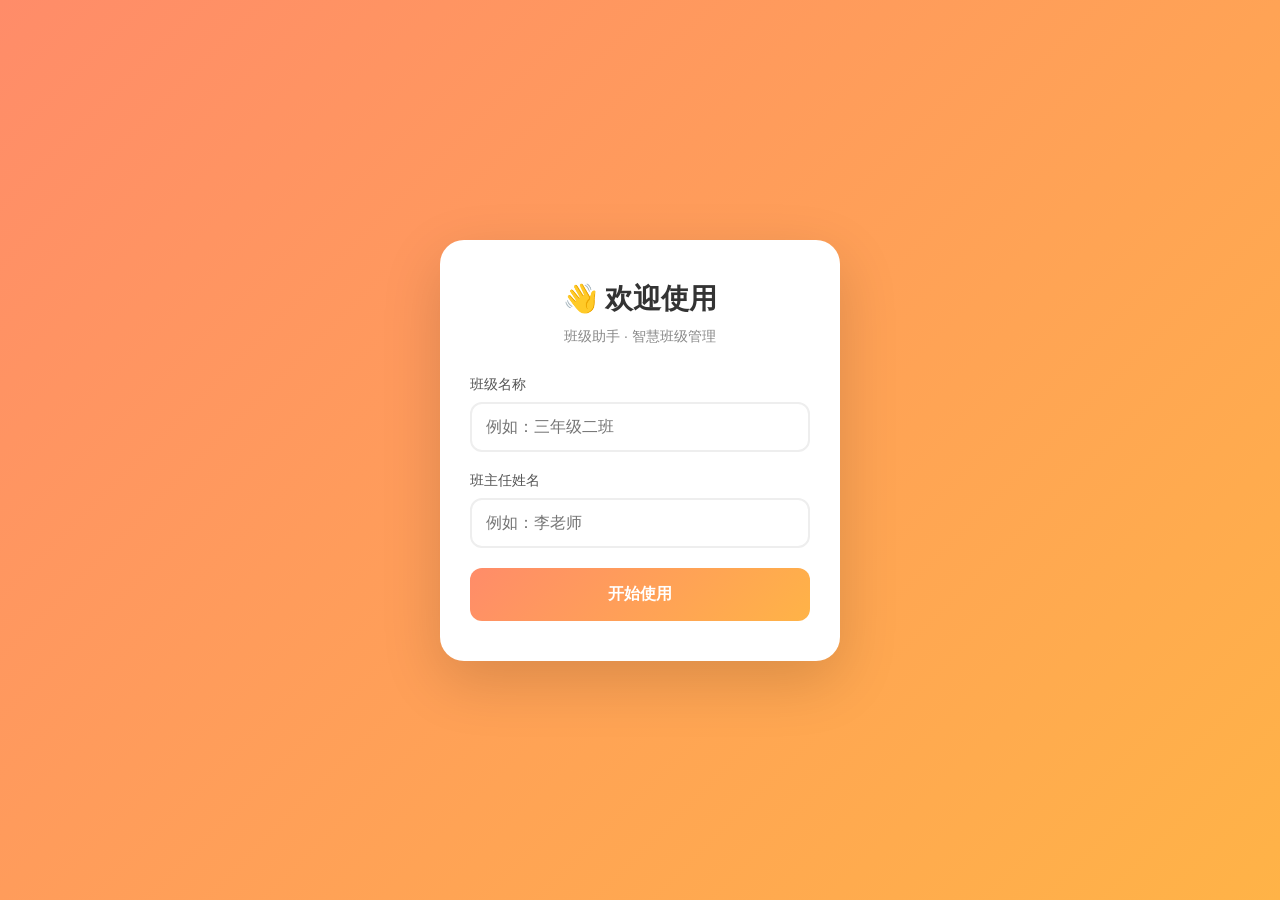
<file: setup.html>
<!DOCTYPE html>
<html lang="zh-CN">
<head>
    <meta charset="UTF-8">
    <meta name="viewport" content="width=device-width, initial-scale=1.0, maximum-scale=1.0, user-scalable=no">
    <title>班级助手 - 初始设置</title>
    <link rel="stylesheet" href="css/style.css">
    <style>
        .setup-container {
            min-height: 100vh;
            display: flex;
            align-items: center;
            justify-content: center;
            background: linear-gradient(135deg, #FF8C69 0%, #FFB347 100%);
            padding: 20px;
        }
        .setup-card {
            background: white;
            border-radius: 24px;
            padding: 40px 30px;
            max-width: 400px;
            width: 100%;
            box-shadow: 0 20px 60px rgba(0,0,0,0.15);
        }
        .setup-header {
            text-align: center;
            margin-bottom: 30px;
        }
        .setup-header h1 {
            color: #333;
            font-size: 28px;
            margin-bottom: 10px;
        }
        .setup-header p {
            color: #888;
            font-size: 14px;
        }
        .setup-form {
            margin-bottom: 20px;
        }
        .setup-form label {
            display: block;
            color: #555;
            font-size: 14px;
            margin-bottom: 8px;
            font-weight: 500;
        }
        .setup-form input {
            width: 100%;
            padding: 14px;
            border: 2px solid #eee;
            border-radius: 12px;
            font-size: 16px;
            transition: border-color 0.3s;
            box-sizing: border-box;
        }
        .setup-form input:focus {
            outline: none;
            border-color: #FF8C69;
        }
        .setup-btn {
            width: 100%;
            padding: 16px;
            background: linear-gradient(135deg, #FF8C69 0%, #FFB347 100%);
            color: white;
            border: none;
            border-radius: 12px;
            font-size: 16px;
            font-weight: 600;
            cursor: pointer;
            transition: transform 0.2s, box-shadow 0.2s;
        }
        .setup-btn:active {
            transform: scale(0.98);
        }
        .setup-btn:hover {
            box-shadow: 0 8px 20px rgba(255,140,105,0.4);
        }
        .error-msg {
            color: #ff4444;
            font-size: 13px;
            margin-top: 10px;
            text-align: center;
            display: none;
        }
        .error-msg.show {
            display: block;
        }
    </style>
</head>
<body>
    <div class="setup-container">
        <div class="setup-card">
            <div class="setup-header">
                <h1>👋 欢迎使用</h1>
                <p>班级助手 · 智慧班级管理</p>
            </div>
            <div class="setup-form">
                <label for="className">班级名称</label>
                <input type="text" id="className" placeholder="例如：三年级二班">
            </div>
            <div class="setup-form">
                <label for="teacherName">班主任姓名</label>
                <input type="text" id="teacherName" placeholder="例如：李老师">
            </div>
            <button class="setup-btn" onclick="saveSetup()">开始使用</button>
            <div class="error-msg" id="errorMsg">请填写完整信息</div>
        </div>
    </div>

    <script>
        // 检查是否已设置
        window.onload = function() {
            const className = localStorage.getItem('className');
            const teacherName = localStorage.getItem('teacherName');
            if (className && teacherName) {
                window.location.href = 'index.html';
            }
        };

        function saveSetup() {
            const className = document.getElementById('className').value.trim();
            const teacherName = document.getElementById('teacherName').value.trim();
            const errorMsg = document.getElementById('errorMsg');

            if (!className || !teacherName) {
                errorMsg.classList.add('show');
                setTimeout(() => errorMsg.classList.remove('show'), 3000);
                return;
            }

            localStorage.setItem('className', className);
            localStorage.setItem('teacherName', teacherName);
            localStorage.setItem('isSetup', 'true');

            window.location.href = 'index.html';
        }

        // 回车提交
        document.getElementById('teacherName').addEventListener('keypress', function(e) {
            if (e.key === 'Enter') saveSetup();
        });
    </script>
</body>
</html>
</file>
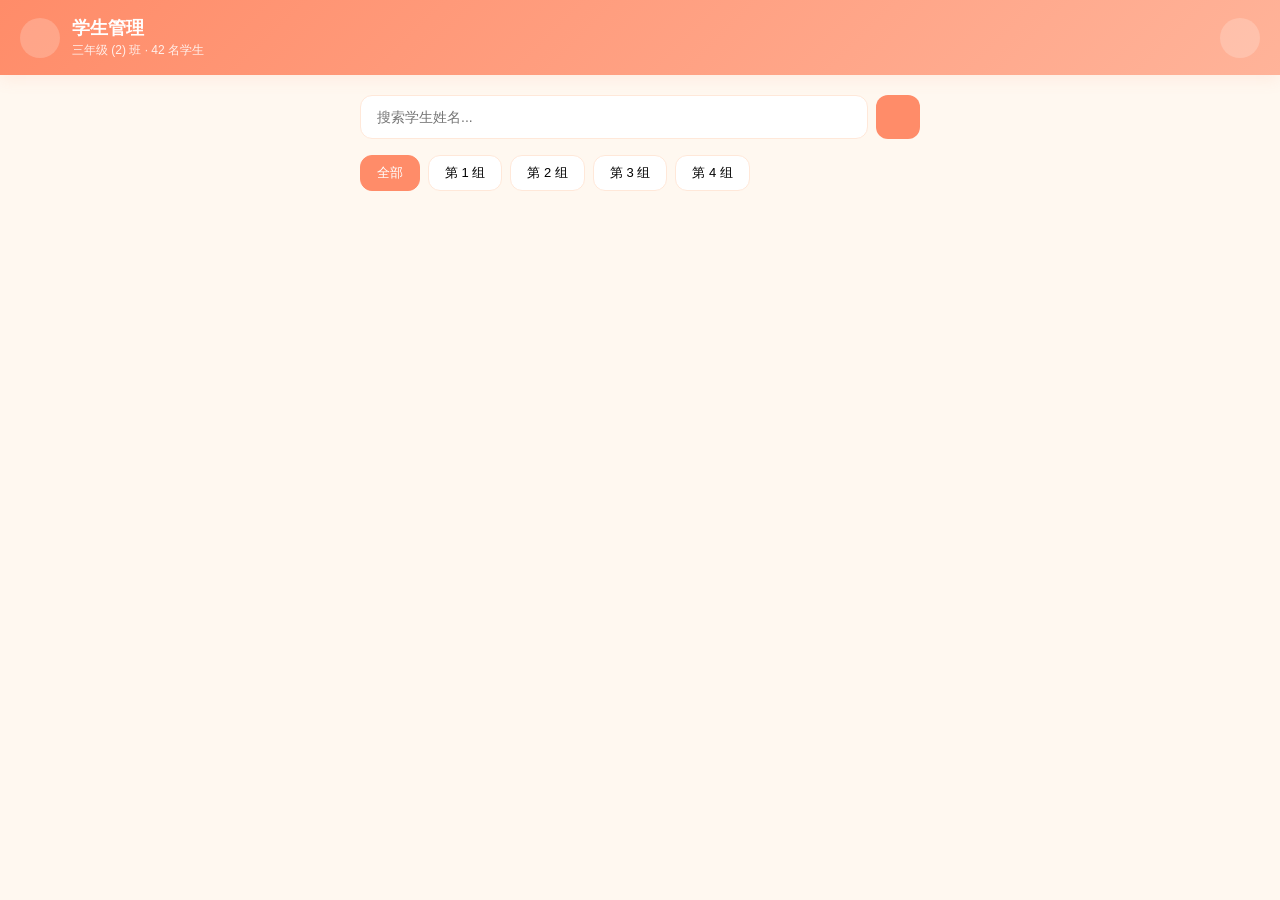
<file: students.html>
<!DOCTYPE html>
<html lang="zh-CN">
<head>
  <meta charset="UTF-8">
  <meta name="viewport" content="width=device-width, initial-scale=1.0, maximum-scale=1.0, user-scalable=no">
  <title>学生管理 - 班级助手</title>
  <script src="js/data.js"></script>
  <script src="https://lf-code-agent.coze.cn/obj/x-ai-cn/cdn/lucide/lucide-1.11.0.min.js"></script>
  <link rel="stylesheet" href="css/style.css">
</head>
<body>
  <div class="app">
    <header class="app-header">
      <div class="header-content">
        <div class="header-left">
          <button class="menu-btn" onclick="toggleSidebar()">
            <i data-lucide="menu"></i>
          </button>
          <div>
            <h1 class="header-title">学生管理</h1>
            <div class="header-subtitle">三年级 (2) 班 · 42 名学生</div>
          </div>
        </div>
        <div class="header-right">
          <button class="header-btn" onclick="showAddStudent()">
            <i data-lucide="plus"></i>
          </button>
        </div>
      </div>
    </header>

    <aside class="sidebar" id="sidebar">
      <div class="sidebar-header">
        <h2 class="sidebar-title">班级助手</h2>
        <div class="sidebar-subtitle">绿茵校园·智慧班级</div>
        <div class="class-selector">
          <div class="class-name">三年级 (2) 班</div>
          <div class="class-stats">42 名学生 · 班主任</div>
          <button class="edit-btn">️ 点击编辑 / 切换</button>
        </div>
      </div>

      <nav class="sidebar-nav">
        <div class="nav-section">
          <div class="nav-title">主功能</div>
          <a href="index.html" class="nav-item">
            <span class="nav-icon"></span>
            <span>主页信息</span>
          </a>
          <a href="students.html" class="nav-item active">
            <span class="nav-icon">👨‍🎓</span>
            <span>学生管理</span>
          </a>
          <a href="grades.html" class="nav-item">
            <span class="nav-icon">📈</span>
            <span>成绩分析</span>
          </a>
          <a href="discipline.html" class="nav-item">
            <span class="nav-icon">️</span>
            <span>违纪统计</span>
          </a>
          <a href="homework.html" class="nav-item">
            <span class="nav-icon">📚</span>
            <span>作业管理</span>
          </a>
          <a href="leave.html" class="nav-item">
            <span class="nav-icon">️</span>
            <span>请销假</span>
          </a>
        </div>

        <div class="nav-section">
          <div class="nav-title">教学记录</div>
          <a href="worklog.html" class="nav-item">
            <span class="nav-icon">📝</span>
            <span>工作留痕</span>
          </a>
          <a href="talks.html" class="nav-item">
            <span class="nav-icon"></span>
            <span>谈话记录</span>
          </a>
          <a href="seating.html" class="nav-item">
            <span class="nav-icon">🪑</span>
            <span>排座位</span>
          </a>
        </div>

        <div class="nav-section">
          <div class="nav-title">AI 助手</div>
          <a href="ai-prepare.html" class="nav-item">
            <span class="nav-icon"></span>
            <span>智能备课</span>
          </a>
          <a href="ai-analysis.html" class="nav-item">
            <span class="nav-icon">📊</span>
            <span>学情分析</span>
          </a>
          <a href="ai-comment.html" class="nav-item">
            <span class="nav-icon">✍️</span>
            <span>评语生成</span>
          </a>
        </div>
      </nav>

      <div class="sidebar-footer">
        <div class="teacher-info">
          <div class="teacher-avatar">李</div>
          <div>
            <div class="teacher-name">李老师</div>
            <div class="teacher-role">三年级 (2) 班 · 班主任</div>
          </div>
        </div>
        <div class="footer-actions">
          <button class="action-btn" onclick="exportData()">⬇️ 导出备份</button>
          <button class="action-btn" onclick="importData()">⬆️ 导入备份</button>
          <button class="action-btn">🌓 切换模式</button>
          <button class="action-btn logout-btn">🔙 返回登录</button>
        </div>
      </div>
    </aside>

    <div class="sidebar-overlay" id="sidebarOverlay" onclick="toggleSidebar()"></div>

    <main class="main-content">
      <div class="search-bar">
        <input type="text" id="searchInput" placeholder="搜索学生姓名..." oninput="filterStudents()">
        <button class="search-btn">
          <i data-lucide="search"></i>
        </button>
      </div>

      <div class="filter-tabs">
        <button class="filter-tab active" onclick="filterByGroup('all')">全部</button>
        <button class="filter-tab" onclick="filterByGroup('group1')">第 1 组</button>
        <button class="filter-tab" onclick="filterByGroup('group2')">第 2 组</button>
        <button class="filter-tab" onclick="filterByGroup('group3')">第 3 组</button>
        <button class="filter-tab" onclick="filterByGroup('group4')">第 4 组</button>
      </div>

      <div class="student-list" id="student-list">
        <!-- 学生列表将动态生成 -->
      </div>
    </main>
  </div>

  <script>
    lucide.createIcons();

    function toggleSidebar() {
      document.getElementById('sidebar').classList.toggle('active');
      document.getElementById('sidebarOverlay').classList.toggle('active');
    }

    let currentFilter = 'all';
    let searchKeyword = '';

    function renderStudents() {
      const students = dataStore.getStudents();
      const studentList = document.getElementById('student-list');
      
      let filtered = students;
      
      if (currentFilter !== 'all') {
        filtered = filtered.filter(s => s.group === currentFilter);
      }
      
      if (searchKeyword) {
        filtered = filtered.filter(s => s.name.includes(searchKeyword));
      }

      if (filtered.length === 0) {
        studentList.innerHTML = '<div style="text-align: center; color: var(--text-muted); padding: 40px;">暂无学生</div>';
        return;
      }

      studentList.innerHTML = filtered.map((student, index) => `
        <div class="student-card">
          <div class="student-avatar">${student.name[0]}</div>
          <div class="student-info">
            <div class="student-name">${student.name}</div>
            <div class="student-meta">
              <span class="student-group">${student.groupName}</span>
              <span class="student-number">学号：${student.number}</span>
            </div>
          </div>
          <div class="student-actions">
            <button class="action-btn-small" onclick="editStudent(${students.indexOf(student)})">编辑</button>
            <button class="action-btn-small danger" onclick="deleteStudent(${students.indexOf(student)})">删除</button>
          </div>
        </div>
      `).join('');
    }

    function filterByGroup(group) {
      currentFilter = group;
      document.querySelectorAll('.filter-tab').forEach(tab => tab.classList.remove('active'));
      event.target.classList.add('active');
      renderStudents();
    }

    function filterStudents() {
      searchKeyword = document.getElementById('searchInput').value;
      renderStudents();
    }

    function showAddStudent() {
      const name = prompt('学生姓名：');
      if (!name) return;
      
      const number = prompt('学号：');
      const group = prompt('分组（group1/group2/group3/group4）：', 'group1');
      const groupName = prompt('组名：', '第 1 组');
      
      dataStore.addStudent({
        name,
        number,
        group,
        groupName,
        avatar: name[0]
      });
      
      renderStudents();
    }

    function editStudent(index) {
      const students = dataStore.getStudents();
      const student = students[index];
      
      const name = prompt('学生姓名：', student.name);
      if (!name) return;
      
      const number = prompt('学号：', student.number);
      const group = prompt('分组：', student.group);
      const groupName = prompt('组名：', student.groupName);
      
      dataStore.updateStudent(index, {
        name,
        number,
        group,
        groupName,
        avatar: name[0]
      });
      
      renderStudents();
    }

    function deleteStudent(index) {
      if (confirm('确定删除这个学生吗？')) {
        dataStore.deleteStudent(index);
        renderStudents();
      }
    }

    function exportData() {
      const data = dataStore.exportAll();
      const blob = new Blob([JSON.stringify(data, null, 2)], { type: 'application/json' });
      const url = URL.createObjectURL(blob);
      const a = document.createElement('a');
      a.href = url;
      a.download = `班级助手备份_${new Date().toISOString().split('T')[0]}.json`;
      a.click();
      URL.revokeObjectURL(url);
      alert('导出成功！');
    }

    function importData() {
      const input = document.createElement('input');
      input.type = 'file';
      input.accept = '.json';
      input.onchange = (e) => {
        const file = e.target.files[0];
        if (!file) return;
        
        const reader = new FileReader();
        reader.onload = (e) => {
          try {
            const data = JSON.parse(e.target.result);
            dataStore.importAll(data);
            alert('导入成功！');
            location.reload();
          } catch (err) {
            alert('导入失败：文件格式错误');
          }
        };
        reader.readAsText(file);
      };
      input.click();
    }

    renderStudents();
  </script>
</body>
</html>
</file>
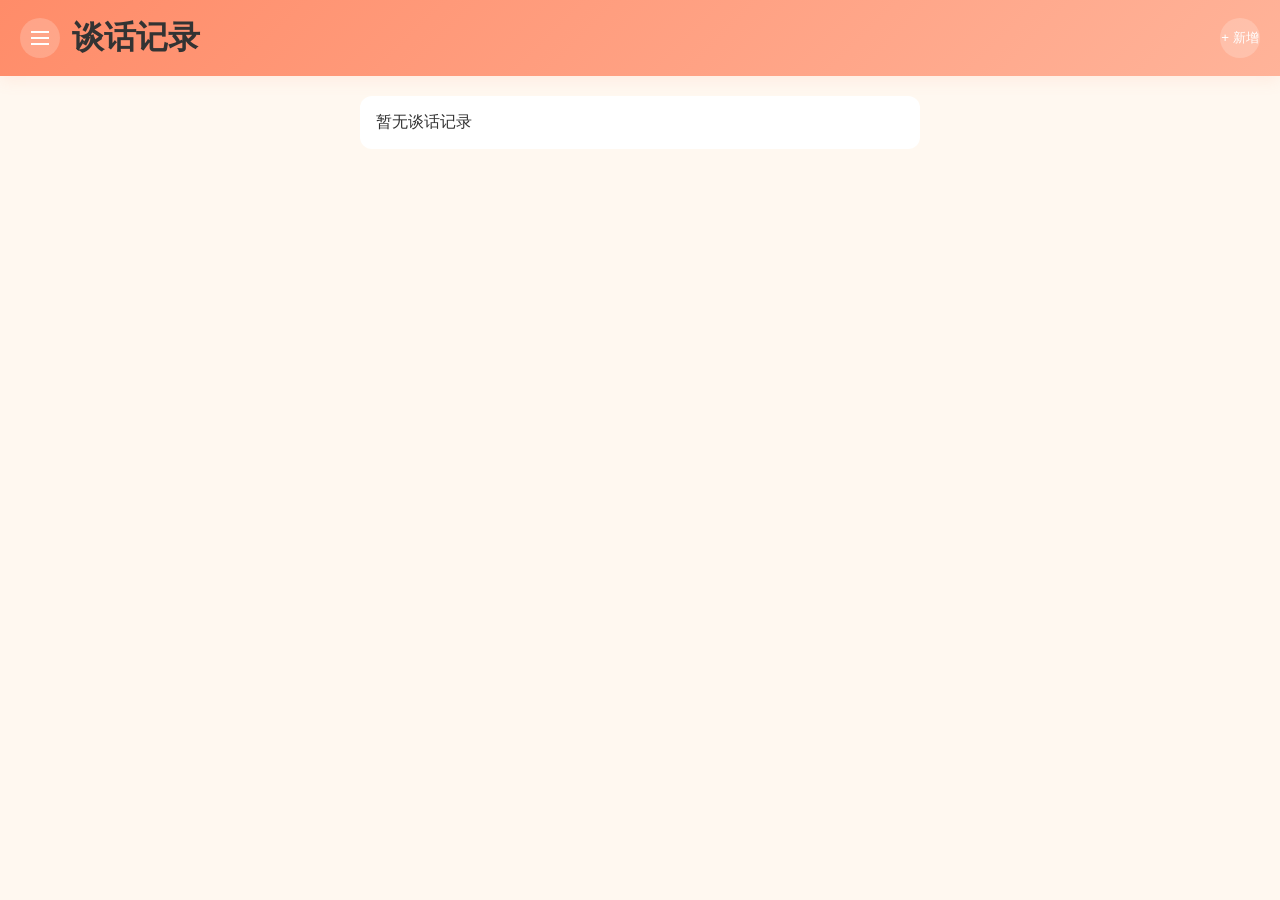
<file: talks.html>
<!DOCTYPE html>
<html lang="zh-CN">
<head>
  <meta charset="UTF-8">
  <meta name="viewport" content="width=device-width, initial-scale=1.0">
  <title>谈话记录 - 班级助手</title>
  <link rel="stylesheet" href="css/style.css">
  <style>
    .talk-list { background: white; border-radius: 12px; padding: 16px; }
    .talk-item { padding: 16px 0; border-bottom: 1px solid var(--border-color); }
    .talk-item:last-child { border-bottom: none; }
    .talk-header { display: flex; justify-content: space-between; margin-bottom: 8px; }
    .talk-student { font-weight: 600; color: var(--text-primary); }
    .talk-date { font-size: 14px; color: var(--text-secondary); }
    .talk-content { font-size: 14px; color: var(--text-primary); line-height: 1.6; margin-bottom: 8px; }
    .talk-followup { font-size: 13px; color: var(--text-secondary); font-style: italic; }
  </style>
</head>
<body>
  <div class="app">
    <header class="app-header">
      <div class="header-content">
        <div class="header-left">
          <button class="menu-btn" onclick="toggleSidebar()">
            <svg width="24" height="24" viewBox="0 0 24 24" fill="none" stroke="currentColor" stroke-width="2">
              <line x1="3" y1="12" x2="21" y2="12"></line>
              <line x1="3" y1="6" x2="21" y2="6"></line>
              <line x1="3" y1="18" x2="21" y2="18"></line>
            </svg>
          </button>
          <h1 class="app-title">谈话记录</h1>
        </div>
        <div class="header-right">
          <button class="header-btn" onclick="addTalk()">+ 新增</button>
        </div>
      </div>
    </header>

    <aside class="sidebar" id="sidebar">
      <div class="sidebar-header">
        <h2>班级助手</h2>
        <p class="subtitle">绿茵校园·智慧班级</p>
      </div>
      <nav class="sidebar-nav">
        <div class="nav-section">
          <div class="nav-title">主功能</div>
          <a href="index.html" class="nav-item"><span class="nav-icon"></span><span>主页信息</span></a>
          <a href="students.html" class="nav-item"><span class="nav-icon">👨‍🎓</span><span>学生管理</span></a>
          <a href="grades.html" class="nav-item"><span class="nav-icon">📈</span><span>成绩分析</span></a>
          <a href="discipline.html" class="nav-item"><span class="nav-icon">⚖️</span><span>违纪统计</span></a>
          <a href="homework.html" class="nav-item"><span class="nav-icon">📚</span><span>作业管理</span></a>
          <a href="leave.html" class="nav-item"><span class="nav-icon">🗓️</span><span>请销假</span></a>
        </div>
        <div class="nav-section">
          <div class="nav-title">教学记录</div>
          <a href="worklog.html" class="nav-item"><span class="nav-icon">📝</span><span>工作留痕</span></a>
          <a href="talks.html" class="nav-item active"><span class="nav-icon">💬</span><span>谈话记录</span></a>
          <a href="seating.html" class="nav-item"><span class="nav-icon">🪑</span><span>排座位</span></a>
        </div>
        <div class="nav-section">
          <div class="nav-title">AI 助手</div>
          <a href="ai-prepare.html" class="nav-item"><span class="nav-icon">🤖</span><span>智能备课</span></a>
          <a href="ai-analysis.html" class="nav-item"><span class="nav-icon">📊</span><span>学情分析</span></a>
          <a href="ai-comment.html" class="nav-item"><span class="nav-icon">✍️</span><span>评语生成</span></a>
        </div>
      </nav>
      <div class="sidebar-footer">
        <div class="teacher-info">
          <div class="teacher-avatar" id="teacherAvatar">李</div>
          <div>
            <div class="teacher-name" id="teacherName">李老师</div>
            <div class="teacher-role" id="teacherRole">班主任</div>
          </div>
        </div>
      </div>
    </aside>

    <div class="sidebar-overlay" id="sidebarOverlay" onclick="toggleSidebar()"></div>

    <main class="main-content">
      <div class="talk-list" id="talkList">
        <div class="empty-state">暂无谈话记录</div>
      </div>
    </main>
  </div>

  <script src="js/data.js"></script>
  <script>
    if (!classData.className || !classData.teacherName) {
      window.location.href = 'setup.html';
    }

    function updatePage() {
      document.getElementById('teacherName').textContent = (classData.teacherName || '老师') + '老师';
      document.getElementById('teacherRole').textContent = classData.className || '班主任';
      document.getElementById('teacherAvatar').textContent = (classData.teacherName || '老')[0];
      renderTalks();
    }

    function renderTalks() {
      const list = document.getElementById('talkList');
      if (classData.talks.length === 0) {
        list.innerHTML = '<div class="empty-state">暂无谈话记录</div>';
        return;
      }
      list.innerHTML = classData.talks.map(t => {
        const student = classData.students.find(s => s.id === t.studentId);
        return `
          <div class="talk-item">
            <div class="talk-header">
              <div class="talk-student">${student ? student.name : '未知学生'}</div>
              <div class="talk-date">${t.date}</div>
            </div>
            <div class="talk-content">${t.content}</div>
            ${t.followup ? `<div class="talk-followup">后续：${t.followup}</div>` : ''}
          </div>
        `;
      }).join('');
    }

    function addTalk() {
      if (classData.students.length === 0) {
        alert('请先添加学生');
        return;
      }
      const studentId = parseInt(prompt('学生 ID（查看学生管理页面获取）：'));
      const student = classData.students.find(s => s.id === studentId);
      if (!student) {
        alert('学生不存在');
        return;
      }
      const content = prompt('谈话内容：');
      if (!content) return;
      const followup = prompt('后续跟进（可选）：', '');
      
      classData.talks.push({
        id: Date.now(),
        studentId,
        content,
        followup,
        date: new Date().toISOString().split('T')[0]
      });
      saveData();
      renderTalks();
    }

    function toggleSidebar() {
      document.getElementById('sidebar').classList.toggle('active');
      document.getElementById('sidebarOverlay').classList.toggle('active');
    }

    updatePage();
  </script>
</body>
</html>
</file>
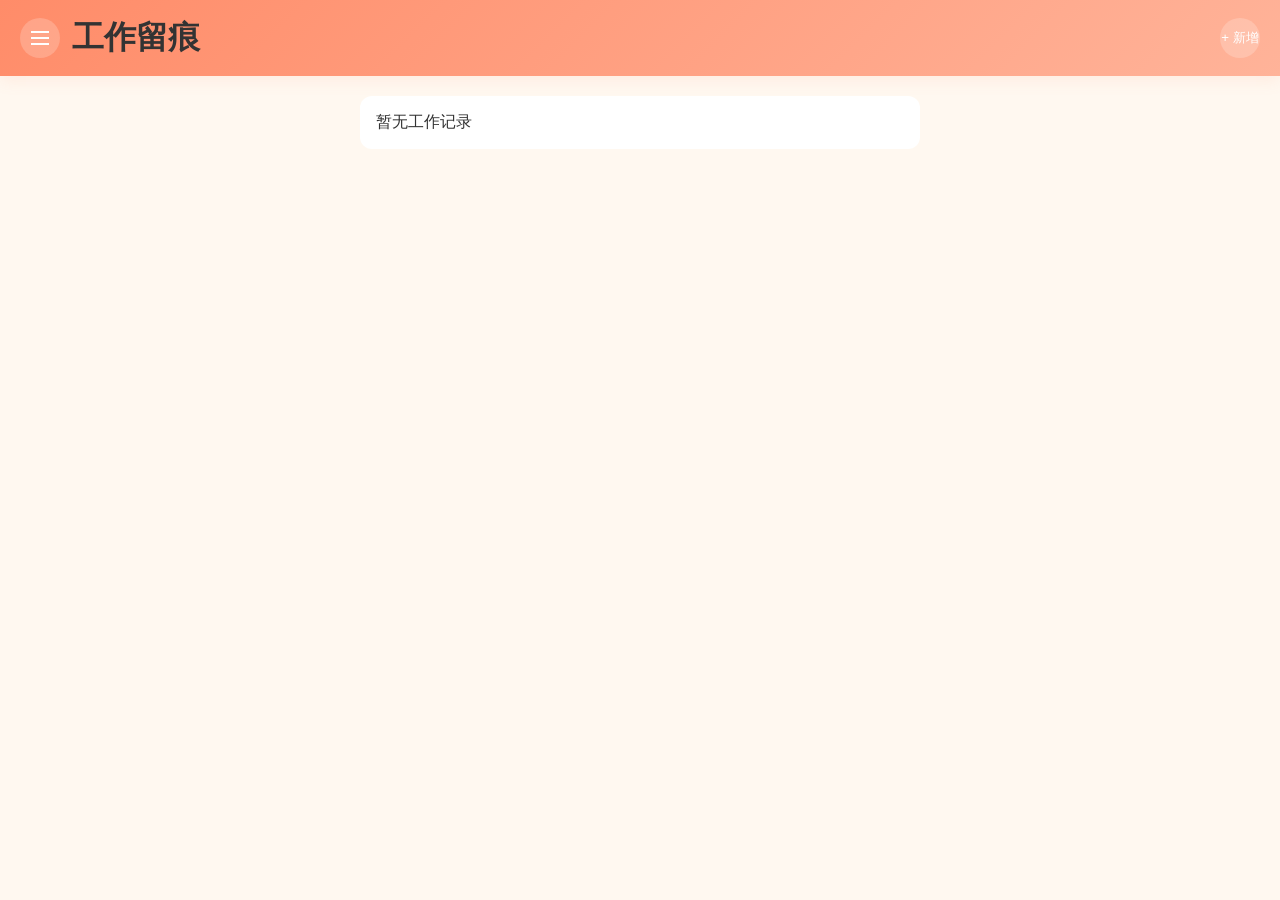
<file: worklog.html>
<!DOCTYPE html>
<html lang="zh-CN">
<head>
  <meta charset="UTF-8">
  <meta name="viewport" content="width=device-width, initial-scale=1.0">
  <title>工作留痕 - 班级助手</title>
  <link rel="stylesheet" href="css/style.css">
  <style>
    .worklog-list { background: white; border-radius: 12px; padding: 16px; }
    .worklog-item { padding: 16px 0; border-bottom: 1px solid var(--border-color); }
    .worklog-item:last-child { border-bottom: none; }
    .worklog-header { display: flex; justify-content: space-between; margin-bottom: 8px; }
    .worklog-title { font-weight: 600; color: var(--text-primary); }
    .worklog-date { font-size: 14px; color: var(--text-secondary); }
    .worklog-content { font-size: 14px; color: var(--text-primary); line-height: 1.6; margin-bottom: 8px; }
    .worklog-tag { display: inline-block; padding: 2px 8px; background: var(--primary-color); color: white; border-radius: 4px; font-size: 12px; }
  </style>
</head>
<body>
  <div class="app">
    <header class="app-header">
      <div class="header-content">
        <div class="header-left">
          <button class="menu-btn" onclick="toggleSidebar()">
            <svg width="24" height="24" viewBox="0 0 24 24" fill="none" stroke="currentColor" stroke-width="2">
              <line x1="3" y1="12" x2="21" y2="12"></line>
              <line x1="3" y1="6" x2="21" y2="6"></line>
              <line x1="3" y1="18" x2="21" y2="18"></line>
            </svg>
          </button>
          <h1 class="app-title">工作留痕</h1>
        </div>
        <div class="header-right">
          <button class="header-btn" onclick="addWorklog()">+ 新增</button>
        </div>
      </div>
    </header>

    <aside class="sidebar" id="sidebar">
      <div class="sidebar-header">
        <h2>班级助手</h2>
        <p class="subtitle">绿茵校园·智慧班级</p>
      </div>
      <nav class="sidebar-nav">
        <div class="nav-section">
          <div class="nav-title">主功能</div>
          <a href="index.html" class="nav-item"><span class="nav-icon"></span><span>主页信息</span></a>
          <a href="students.html" class="nav-item"><span class="nav-icon">‍🎓</span><span>学生管理</span></a>
          <a href="grades.html" class="nav-item"><span class="nav-icon">📈</span><span>成绩分析</span></a>
          <a href="discipline.html" class="nav-item"><span class="nav-icon">⚖️</span><span>违纪统计</span></a>
          <a href="homework.html" class="nav-item"><span class="nav-icon">📚</span><span>作业管理</span></a>
          <a href="leave.html" class="nav-item"><span class="nav-icon">🗓️</span><span>请销假</span></a>
        </div>
        <div class="nav-section">
          <div class="nav-title">教学记录</div>
          <a href="worklog.html" class="nav-item active"><span class="nav-icon">📝</span><span>工作留痕</span></a>
          <a href="talks.html" class="nav-item"><span class="nav-icon">💬</span><span>谈话记录</span></a>
          <a href="seating.html" class="nav-item"><span class="nav-icon">🪑</span><span>排座位</span></a>
        </div>
        <div class="nav-section">
          <div class="nav-title">AI 助手</div>
          <a href="ai-prepare.html" class="nav-item"><span class="nav-icon">🤖</span><span>智能备课</span></a>
          <a href="ai-analysis.html" class="nav-item"><span class="nav-icon">📊</span><span>学情分析</span></a>
          <a href="ai-comment.html" class="nav-item"><span class="nav-icon">✍️</span><span>评语生成</span></a>
        </div>
      </nav>
      <div class="sidebar-footer">
        <div class="teacher-info">
          <div class="teacher-avatar" id="teacherAvatar">李</div>
          <div>
            <div class="teacher-name" id="teacherName">李老师</div>
            <div class="teacher-role" id="teacherRole">班主任</div>
          </div>
        </div>
      </div>
    </aside>

    <div class="sidebar-overlay" id="sidebarOverlay" onclick="toggleSidebar()"></div>

    <main class="main-content">
      <div class="worklog-list" id="worklogList">
        <div class="empty-state">暂无工作记录</div>
      </div>
    </main>
  </div>

  <script src="js/data.js"></script>
  <script>
    if (!classData.className || !classData.teacherName) {
      window.location.href = 'setup.html';
    }

    function updatePage() {
      document.getElementById('teacherName').textContent = (classData.teacherName || '老师') + '老师';
      document.getElementById('teacherRole').textContent = classData.className || '班主任';
      document.getElementById('teacherAvatar').textContent = (classData.teacherName || '老')[0];
      renderWorklogs();
    }

    function renderWorklogs() {
      const list = document.getElementById('worklogList');
      if (classData.worklogs.length === 0) {
        list.innerHTML = '<div class="empty-state">暂无工作记录</div>';
        return;
      }
      list.innerHTML = classData.worklogs.map(w => `
        <div class="worklog-item">
          <div class="worklog-header">
            <div class="worklog-title">${w.title}</div>
            <div class="worklog-date">${w.date}</div>
          </div>
          <div class="worklog-content">${w.content}</div>
          <span class="worklog-tag">${w.category}</span>
        </div>
      `).join('');
    }

    function addWorklog() {
      const title = prompt('工作标题：');
      if (!title) return;
      const category = prompt('分类（教学/管理/会议/其他）：', '教学');
      const content = prompt('工作内容：');
      if (!content) return;
      
      classData.worklogs.push({
        id: Date.now(),
        title,
        category,
        content,
        date: new Date().toISOString().split('T')[0]
      });
      saveData();
      renderWorklogs();
    }

    function toggleSidebar() {
      document.getElementById('sidebar').classList.toggle('active');
      document.getElementById('sidebarOverlay').classList.toggle('active');
    }

    updatePage();
  </script>
</body>
</html>
</file>
<file: css/style.css>
* {
  margin: 0;
  padding: 0;
  box-sizing: border-box;
}

body {
  font-family: -apple-system, BlinkMacSystemFont, 'Segoe UI', Roboto, 'Helvetica Neue', Arial, sans-serif;
  background: var(--bg-primary);
  color: var(--text-primary);
  min-height: 100vh;
}

:root {
  --primary: #FF8C69;
  --primary-light: #FFB399;
  --primary-dark: #E67350;
  --bg-primary: #FFF8F0;
  --bg-card: #FFFFFF;
  --text-primary: #333333;
  --text-secondary: #666666;
  --text-muted: #999999;
  --border: #FFE8D9;
  --success: #5FB878;
  --warning: #FFB347;
  --danger: #FF6B6B;
  --radius-sm: 8px;
  --radius-md: 12px;
  --radius-lg: 16px;
  --radius-xl: 20px;
  --shadow-sm: 0 2px 8px rgba(255, 140, 105, 0.08);
  --shadow-md: 0 4px 16px rgba(255, 140, 105, 0.12);
  --shadow-lg: 0 8px 32px rgba(255, 140, 105, 0.16);
}

.app {
  min-height: 100vh;
  position: relative;
}

.app-header {
  background: linear-gradient(135deg, var(--primary) 0%, var(--primary-light) 100%);
  padding: 16px 20px;
  position: sticky;
  top: 0;
  z-index: 100;
  box-shadow: var(--shadow-md);
}

.header-content {
  display: flex;
  justify-content: space-between;
  align-items: center;
}

.header-left {
  display: flex;
  align-items: center;
  gap: 12px;
}

.menu-btn {
  width: 40px;
  height: 40px;
  border-radius: 50%;
  background: rgba(255, 255, 255, 0.2);
  border: none;
  color: white;
  display: flex;
  align-items: center;
  justify-content: center;
  cursor: pointer;
  transition: all 0.3s;
}

.menu-btn:hover {
  background: rgba(255, 255, 255, 0.3);
}

.header-title {
  color: white;
  font-size: 18px;
  font-weight: 600;
}

.header-subtitle {
  color: rgba(255, 255, 255, 0.85);
  font-size: 12px;
  margin-top: 2px;
}

.header-right {
  display: flex;
  gap: 8px;
}

.header-btn {
  width: 40px;
  height: 40px;
  border-radius: 50%;
  background: rgba(255, 255, 255, 0.2);
  border: none;
  color: white;
  display: flex;
  align-items: center;
  justify-content: center;
  cursor: pointer;
  transition: all 0.3s;
}

.header-btn:hover {
  background: rgba(255, 255, 255, 0.3);
}

.sidebar-overlay {
  position: fixed;
  top: 0;
  left: 0;
  right: 0;
  bottom: 0;
  background: rgba(0, 0, 0, 0.5);
  z-index: 200;
  opacity: 0;
  visibility: hidden;
  transition: all 0.3s;
}

.sidebar-overlay.active {
  opacity: 1;
  visibility: visible;
}

.sidebar {
  position: fixed;
  top: 0;
  left: -320px;
  width: 300px;
  height: 100%;
  background: var(--bg-card);
  z-index: 201;
  transition: left 0.3s ease;
  overflow-y: auto;
}

.sidebar.active {
  left: 0;
}

.sidebar-header {
  background: linear-gradient(135deg, var(--primary) 0%, var(--primary-light) 100%);
  padding: 24px 20px;
  color: white;
}

.sidebar-title {
  font-size: 20px;
  font-weight: 700;
  margin-bottom: 4px;
}

.sidebar-subtitle {
  font-size: 12px;
  opacity: 0.9;
  margin-bottom: 16px;
}

.class-selector {
  background: rgba(255, 255, 255, 0.2);
  border-radius: var(--radius-sm);
  padding: 12px;
  backdrop-filter: blur(10px);
}

.class-name {
  font-size: 14px;
  font-weight: 600;
  margin-bottom: 4px;
}

.class-stats {
  font-size: 12px;
  opacity: 0.9;
}

.edit-btn {
  width: 100%;
  margin-top: 8px;
  padding: 8px;
  background: rgba(255, 255, 255, 0.3);
  border: none;
  border-radius: var(--radius-sm);
  color: white;
  font-size: 12px;
  cursor: pointer;
}

.sidebar-nav {
  padding: 16px 0;
}

.nav-section {
  margin-bottom: 16px;
}

.nav-title {
  padding: 8px 20px;
  font-size: 12px;
  color: var(--text-muted);
  font-weight: 600;
  text-transform: uppercase;
}

.nav-item {
  display: flex;
  align-items: center;
  gap: 12px;
  padding: 12px 20px;
  color: var(--text-primary);
  text-decoration: none;
  transition: all 0.3s;
}

.nav-item:hover {
  background: var(--bg-primary);
}

.nav-item.active {
  background: linear-gradient(90deg, rgba(255, 140, 105, 0.1) 0%, transparent 100%);
  color: var(--primary);
  border-left: 3px solid var(--primary);
}

.nav-icon {
  font-size: 18px;
}

.sidebar-footer {
  padding: 20px;
  border-top: 1px solid var(--border);
}

.teacher-info {
  display: flex;
  align-items: center;
  gap: 12px;
  margin-bottom: 16px;
}

.teacher-avatar {
  width: 40px;
  height: 40px;
  border-radius: 50%;
  background: var(--primary);
  color: white;
  display: flex;
  align-items: center;
  justify-content: center;
  font-weight: 600;
}

.teacher-name {
  font-size: 14px;
  font-weight: 600;
}

.teacher-role {
  font-size: 12px;
  color: var(--text-muted);
}

.footer-actions {
  display: flex;
  flex-direction: column;
  gap: 8px;
}

.action-btn {
  width: 100%;
  padding: 10px;
  background: var(--bg-primary);
  border: 1px solid var(--border);
  border-radius: var(--radius-sm);
  color: var(--text-primary);
  font-size: 13px;
  cursor: pointer;
  transition: all 0.3s;
}

.action-btn:hover {
  background: var(--border);
}

.logout-btn {
  color: var(--danger);
}

.main-content {
  padding: 20px;
  max-width: 600px;
  margin: 0 auto;
}

.search-bar {
  display: flex;
  gap: 8px;
  margin-bottom: 16px;
}

.search-bar input {
  flex: 1;
  padding: 12px 16px;
  border: 1px solid var(--border);
  border-radius: var(--radius-md);
  font-size: 14px;
  background: var(--bg-card);
}

.search-bar input:focus {
  outline: none;
  border-color: var(--primary);
}

.search-btn {
  width: 44px;
  height: 44px;
  border-radius: var(--radius-md);
  background: var(--primary);
  border: none;
  color: white;
  display: flex;
  align-items: center;
  justify-content: center;
  cursor: pointer;
}

.filter-tabs {
  display: flex;
  gap: 8px;
  margin-bottom: 16px;
  overflow-x: auto;
  padding-bottom: 8px;
}

.filter-tab {
  padding: 8px 16px;
  background: var(--bg-card);
  border: 1px solid var(--border);
  border-radius: var(--radius-md);
  font-size: 13px;
  cursor: pointer;
  white-space: nowrap;
}

.filter-tab.active {
  background: var(--primary);
  color: white;
  border-color: var(--primary);
}

.student-list {
  display: flex;
  flex-direction: column;
  gap: 12px;
}

.student-card {
  background: var(--bg-card);
  border-radius: var(--radius-lg);
  padding: 16px;
  box-shadow: var(--shadow-sm);
  display: flex;
  align-items: center;
  gap: 12px;
}

.student-avatar {
  width: 48px;
  height: 48px;
  border-radius: 50%;
  background: linear-gradient(135deg, var(--primary) 0%, var(--primary-light) 100%);
  color: white;
  display: flex;
  align-items: center;
  justify-content: center;
  font-weight: 600;
  font-size: 18px;
}

.student-info {
  flex: 1;
}

.student-name {
  font-size: 15px;
  font-weight: 600;
  margin-bottom: 4px;
}

.student-meta {
  display: flex;
  gap: 12px;
  font-size: 12px;
  color: var(--text-muted);
}

.student-group {
  background: var(--bg-primary);
  padding: 2px 8px;
  border-radius: var(--radius-sm);
}

.student-actions {
  display: flex;
  gap: 8px;
}

.action-btn-small {
  padding: 6px 12px;
  background: var(--bg-primary);
  border: 1px solid var(--border);
  border-radius: var(--radius-sm);
  font-size: 12px;
  cursor: pointer;
}

.action-btn-small.danger {
  color: var(--danger);
  border-color: var(--danger);
}

.action-btn-small:hover {
  background: var(--border);
}

@media (max-width: 380px) {
  .stats-grid {
    grid-template-columns: 1fr;
  }
}
</file>
